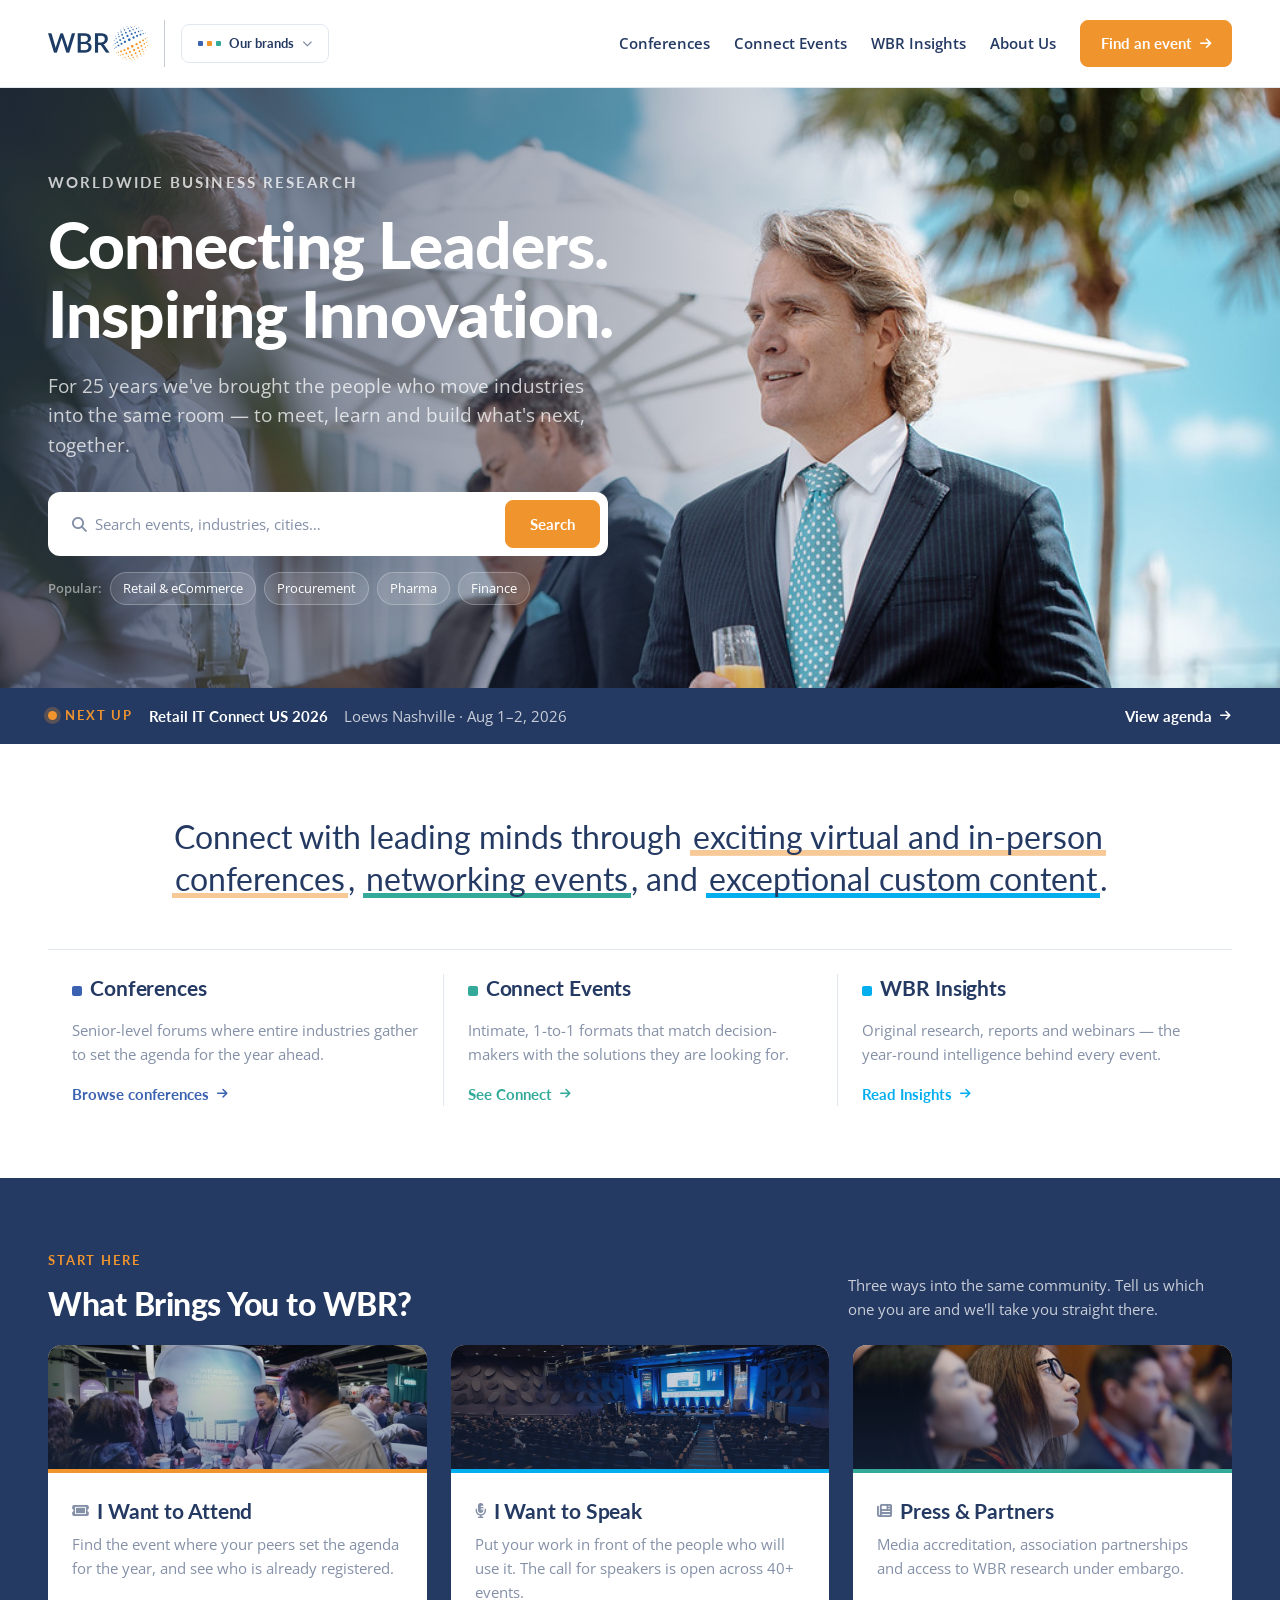
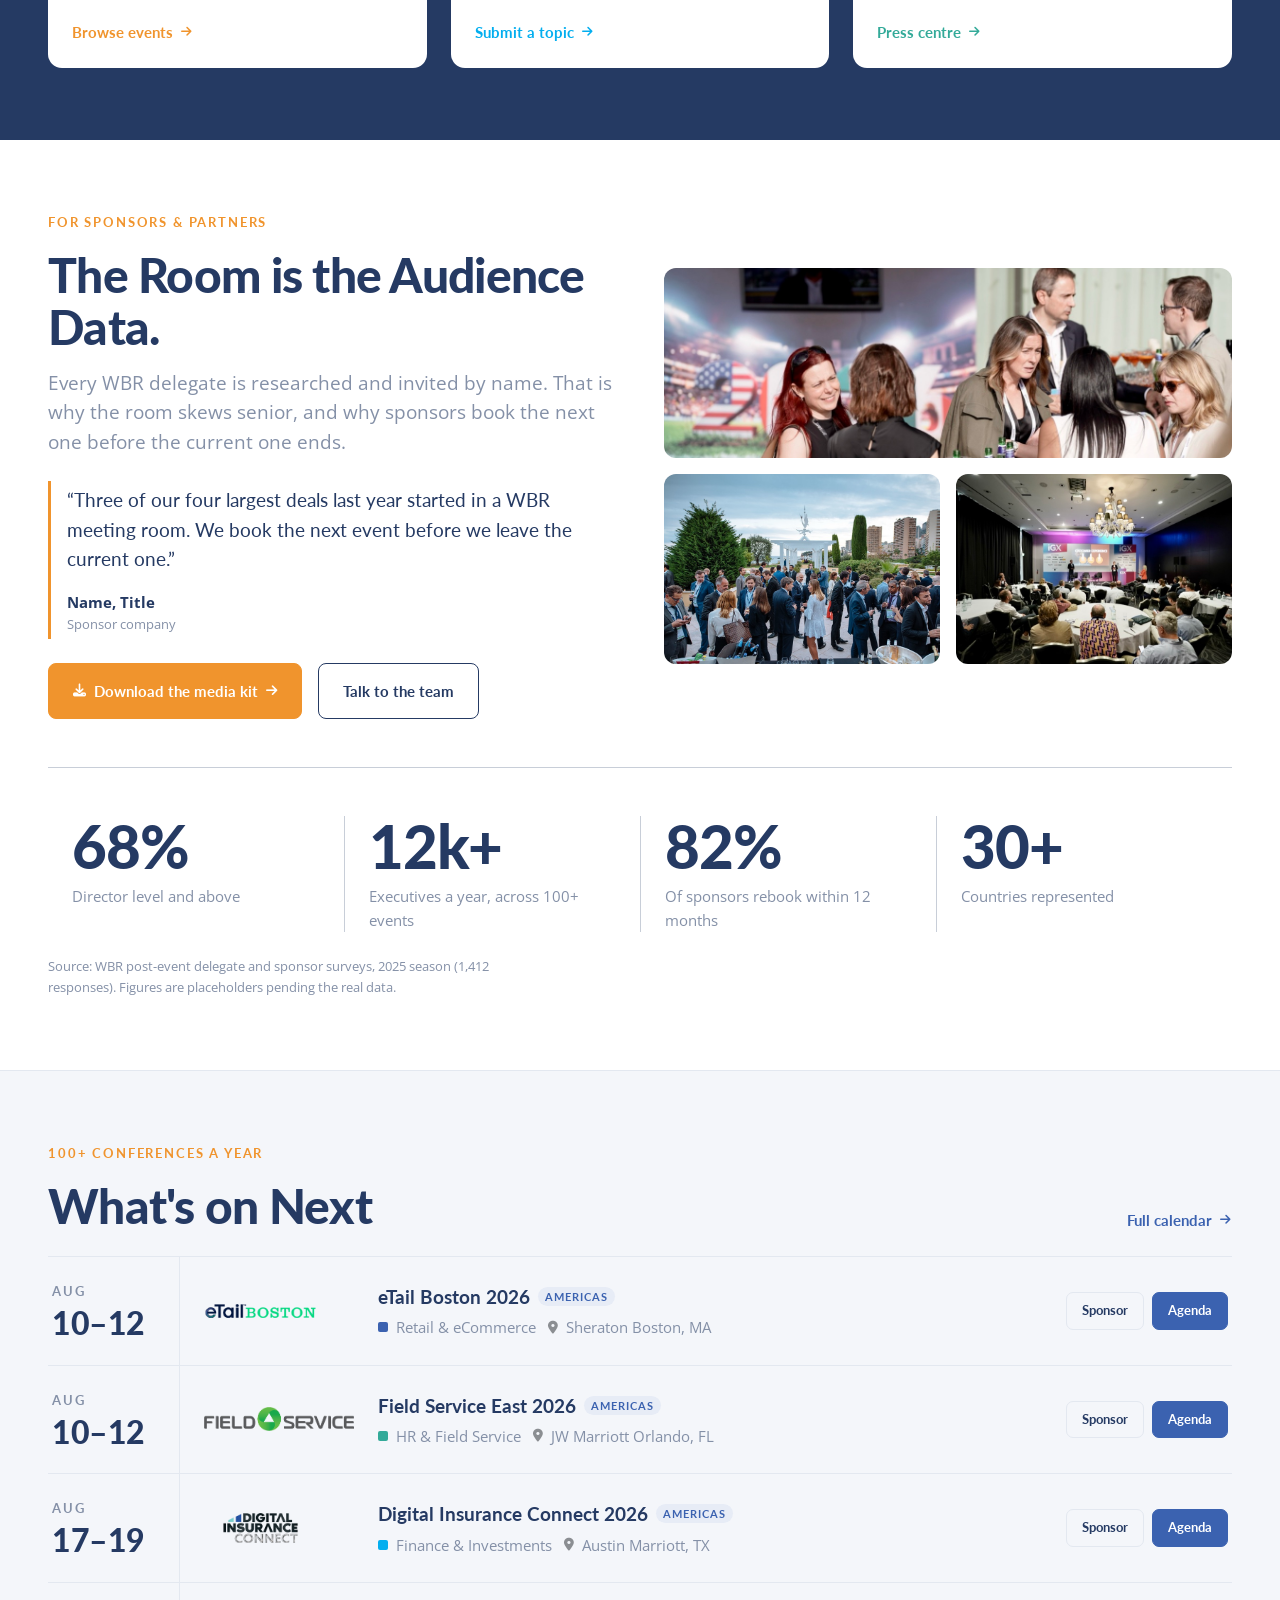
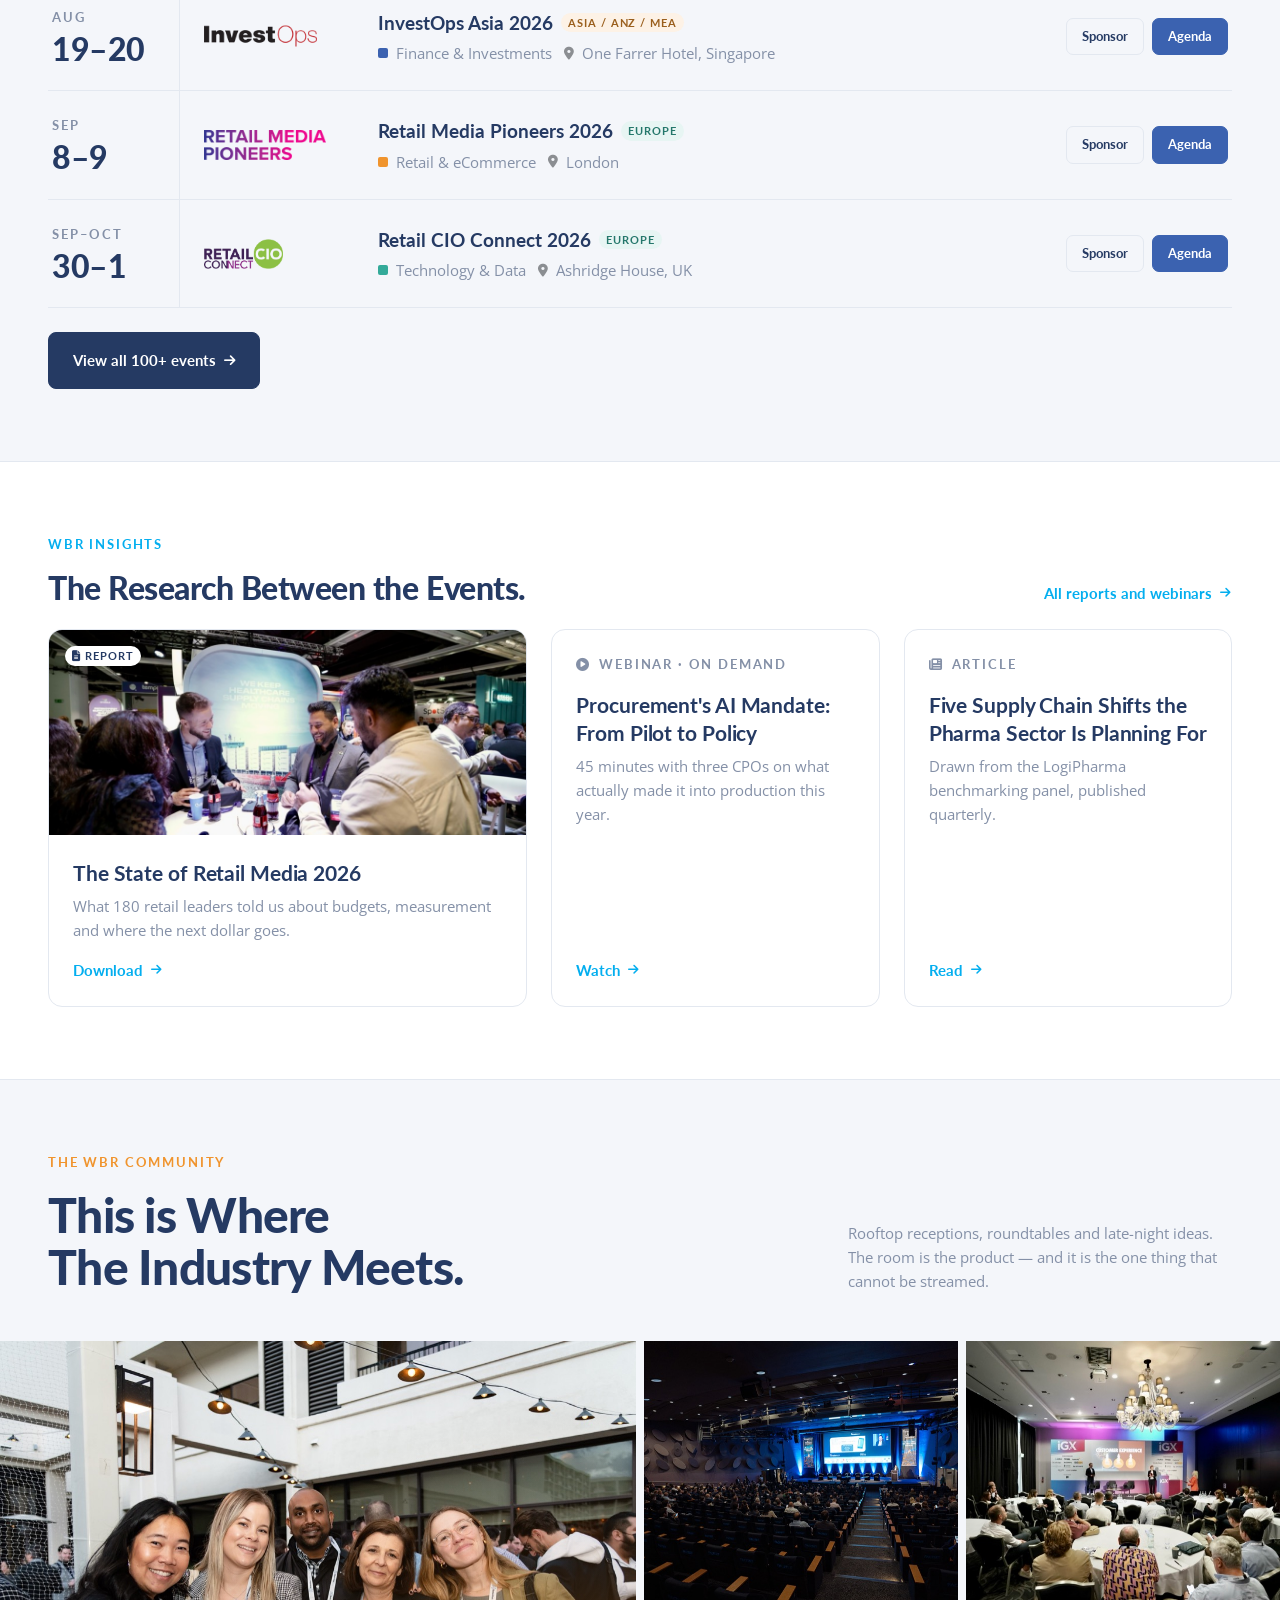
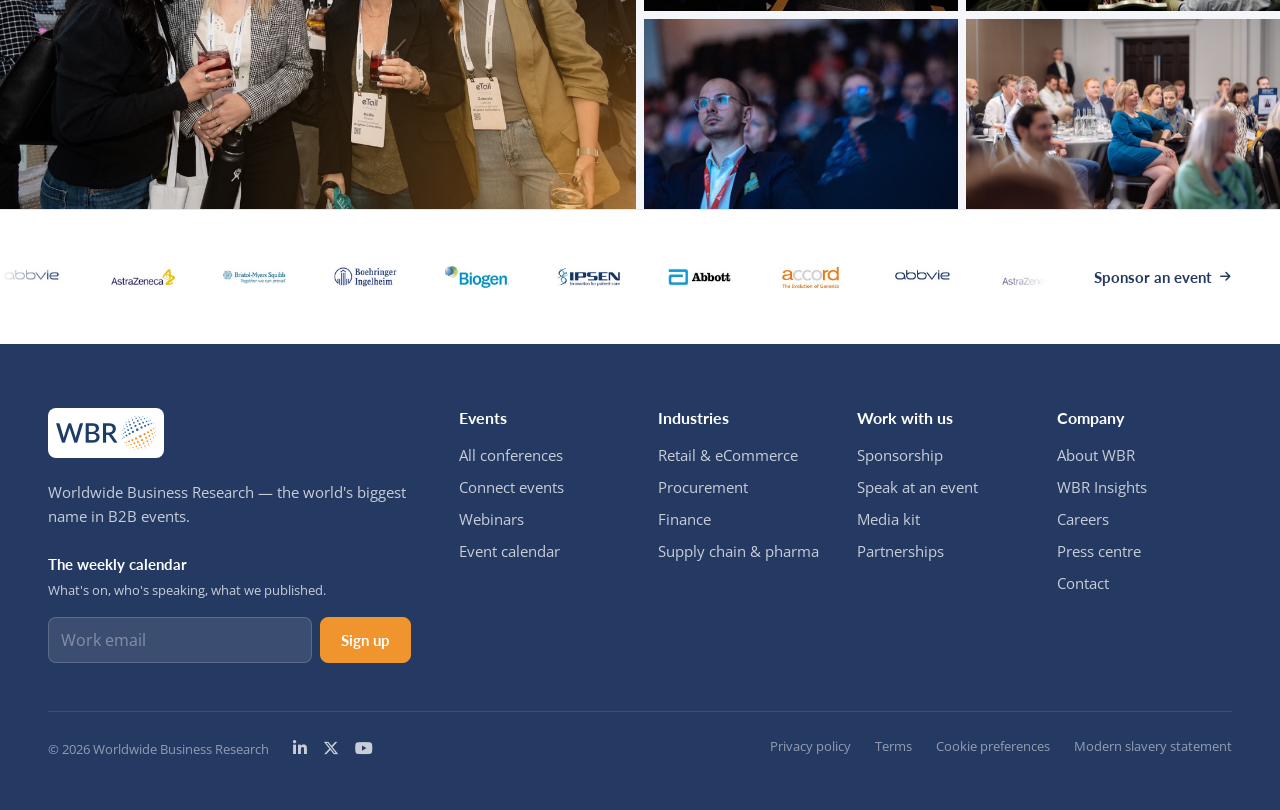
<file: index.html>
<!DOCTYPE html>
<html lang="en">
<head>
  <meta charset="utf-8">
  <meta name="viewport" content="width=device-width, initial-scale=1">
  <title>WBR | Worldwide Business Research</title>
  <link rel="stylesheet" href="https://cdn.jsdelivr.net/npm/bootstrap@5.3.8/dist/css/bootstrap.min.css">
  <link rel="preconnect" href="https://fonts.googleapis.com">
  <link rel="preconnect" href="https://fonts.gstatic.com" crossorigin>
  <link rel="stylesheet" href="https://fonts.googleapis.com/css2?family=Lato:wght@400;700;900&family=Open+Sans:wght@400;500;600;700&display=swap">
  <link rel="stylesheet" href="https://cdnjs.cloudflare.com/ajax/libs/font-awesome/6.5.2/css/all.min.css">
  <link rel="stylesheet" href="css/base.css">
  <link rel="stylesheet" href="css/style.css">
</head>
<body class="front-page">

<a class="visually-hidden-focusable btn btn-wbr-primary position-absolute top-0 start-0 m-2 z-3" href="#wbr-content">Skip to main content</a>

<header id="wbr-header" class="position-relative bg-white border-bottom">
  <nav id="wbr-nav" class="navbar navbar-expand-lg wbr-nav" aria-label="Main">
    <div class="container-fluid px-3 px-md-4 px-xl-5">
      <div class="hstack gap-3">
        <a class="navbar-brand p-0 m-0" href="/">
          <img src="img/wbr-logo.jpg" alt="WBR" class="wbr-nav-logo d-block">
        </a>
        <span class="vr d-none d-sm-block"></span>
        <button class="wbr-brands-toggle d-none d-sm-inline-flex align-items-center gap-2 py-2 px-3 rounded-2 fw-bold text-dark" type="button" data-bs-toggle="collapse" data-bs-target="#wbr-brands-panel" aria-expanded="false" aria-controls="wbr-brands-panel">
          <span class="wbr-brands-toggle-dots hstack gap-1" aria-hidden="true"><span class="bg-wbr-blue"></span><span class="bg-wbr-orange"></span><span class="bg-wbr-green"></span></span>
          Our brands
          <i class="fa-solid fa-chevron-down" aria-hidden="true"></i>
        </button>
      </div>

      <div class="d-flex d-lg-none align-items-center gap-2">
        <a class="btn btn-wbr-primary wbr-nav-cta-mobile" href="/conferences">Find an event <i class="fa-solid fa-arrow-right d-none d-sm-inline" aria-hidden="true"></i></a>
        <button class="navbar-toggler p-0 border-0 text-dark" type="button" data-bs-toggle="offcanvas" data-bs-target="#wbr-nav-menu" aria-controls="wbr-nav-menu" aria-label="Open menu">
          <i class="fa-solid fa-bars" aria-hidden="true"></i>
        </button>
      </div>

      <div id="wbr-nav-menu" class="offcanvas offcanvas-end" tabindex="-1" aria-labelledby="wbr-nav-menu-label">
        <div class="offcanvas-header border-bottom">
          <img id="wbr-nav-menu-label" src="img/wbr-logo.jpg" alt="WBR" class="wbr-nav-logo">
          <button type="button" class="btn-close" data-bs-dismiss="offcanvas" aria-label="Close menu"></button>
        </div>
        <div class="offcanvas-body ms-lg-auto align-items-lg-center gap-lg-4">
          <ul class="navbar-nav gap-lg-4">
            <li class="nav-item"><a class="nav-link fw-semibold" href="/conferences">Conferences</a></li>
            <li class="nav-item"><a class="nav-link fw-semibold" href="#">Connect Events</a></li>
            <li class="nav-item"><a class="nav-link fw-semibold" href="#">WBR Insights</a></li>
            <li class="nav-item"><a class="nav-link fw-semibold" href="#">About Us</a></li>
          </ul>

          <div class="accordion d-sm-none" id="wbr-nav-brands-accordion">
            <div class="accordion-item">
              <h2 class="accordion-header">
                <button class="accordion-button collapsed fw-semibold" type="button" data-bs-toggle="collapse" data-bs-target="#wbr-nav-brands" aria-expanded="false" aria-controls="wbr-nav-brands">Our brands</button>
              </h2>
              <div id="wbr-nav-brands" class="accordion-collapse collapse" data-bs-parent="#wbr-nav-brands-accordion">
                <div class="accordion-body">
                  <a class="wbr-nav-brand-link hstack gap-3 py-2 text-body-secondary small" href="#"><img src="img/brands/etail.svg" alt="eTail" class="object-fit-contain">Retail and eCommerce</a>
                  <a class="wbr-nav-brand-link hstack gap-3 py-2 text-body-secondary small" href="#"><img src="img/brands/logipharma.svg" alt="LogiPharma" class="object-fit-contain">Pharma supply chain</a>
                  <a class="wbr-nav-brand-link hstack gap-3 py-2 text-body-secondary small" href="#"><img src="img/brands/procurecon.svg" alt="ProcureCon" class="object-fit-contain">Procurement and sourcing</a>
                  <a class="icon-link icon-link-hover wbr-arrow-link py-2" href="#">See all brands <i class="fa-solid fa-arrow-right bi" aria-hidden="true"></i></a>
                </div>
              </div>
            </div>
          </div>

          <a class="btn btn-wbr-primary d-none d-lg-inline-flex" href="/conferences">Find an event <i class="fa-solid fa-arrow-right" aria-hidden="true"></i></a>
        </div>
      </div>
    </div>
  </nav>

  <div id="wbr-brands-panel" class="wbr-brands-panel collapse position-absolute top-100 start-0 end-0 z-3 bg-light border-bottom shadow-lg">
    <div class="container-fluid px-3 px-md-4 px-xl-5">
      <div class="d-flex align-items-end justify-content-between mb-4">
        <div>
          <div class="wbr-eyebrow small">The WBR family</div>
          <div class="wbr-heading-font wbr-type-h3 fw-black mt-2">40+ event brands, one research house.</div>
        </div>
        <a class="icon-link icon-link-hover wbr-arrow-link" href="#">See all brands <i class="fa-solid fa-arrow-right bi" aria-hidden="true"></i></a>
      </div>
      <div class="row row-cols-2 row-cols-lg-4 g-3">
        <div class="col">
          <a class="wbr-brand-card d-flex flex-column gap-3 h-100 p-4 bg-white border rounded-3" href="#">
            <div class="wbr-brand-card-logo hstack"><img src="img/brands/etail.svg" alt="eTail" class="object-fit-contain"></div>
            <div class="wbr-brand-card-color-bar bg-wbr-orange"></div>
            <div class="small text-body-secondary">Retail and eCommerce leaders, since 1999.</div>
            <div class="wbr-eyebrow small text-dark">8 events</div>
          </a>
        </div>
        <div class="col">
          <a class="wbr-brand-card d-flex flex-column gap-3 h-100 p-4 bg-white border rounded-3" href="#">
            <div class="wbr-brand-card-logo hstack"><img src="img/brands/logipharma.svg" alt="LogiPharma" class="object-fit-contain"></div>
            <div class="wbr-brand-card-color-bar bg-wbr-blue"></div>
            <div class="small text-body-secondary">Pharma supply chain, end to end.</div>
            <div class="wbr-eyebrow small text-dark">5 events</div>
          </a>
        </div>
        <div class="col">
          <a class="wbr-brand-card d-flex flex-column gap-3 h-100 p-4 bg-white border rounded-3" href="#">
            <div class="wbr-brand-card-logo hstack"><img src="img/brands/procurecon.svg" alt="ProcureCon" class="object-fit-contain"></div>
            <div class="wbr-brand-card-color-bar bg-wbr-green"></div>
            <div class="small text-body-secondary">Procurement and strategic sourcing.</div>
            <div class="wbr-eyebrow small text-dark">11 events</div>
          </a>
        </div>
        <div class="col">
          <a class="wbr-brand-card wbr-brand-card-more d-flex flex-column justify-content-center gap-2 h-100 p-4 rounded-3" href="#">
            <div class="wbr-heading-font wbr-type-h3 fw-black">+37 more</div>
            <div class="small text-body-secondary">Finance, customer experience, HR, field service and technology.</div>
            <div class="small fw-bold text-wbr-blue">Browse the portfolio <i class="fa-solid fa-arrow-right ms-1" aria-hidden="true"></i></div>
          </a>
        </div>
      </div>
    </div>
  </div>
</header>

<main id="wbr-content">

  <section id="wbr-hero" class="wbr-hero position-relative d-flex flex-column justify-content-end justify-content-lg-center overflow-hidden">
    <img src="img/photos/hero-home.jpg" alt="" class="wbr-hero-image position-absolute top-0 start-0 w-100 h-100 object-fit-cover">
    <div class="wbr-hero-overlay position-absolute top-0 start-0 w-100 h-100"></div>
    <div class="container-fluid px-3 px-md-4 px-xl-5 position-relative">
      <div class="wbr-hero-content">
        <div class="wbr-eyebrow text-white text-opacity-75">Worldwide Business Research</div>
        <h1 class="wbr-type-hero text-white mt-3 mb-0">Connecting Leaders.<br>Inspiring Innovation.</h1>
        <p class="wbr-type-lead wbr-hero-text text-white text-opacity-75 mt-4 mb-0">For 25 years we've brought the people who move industries into the same room — to meet, learn and build what's next, together.</p>

        <form class="wbr-hero-search hstack gap-2 p-2 bg-white rounded-3 shadow-lg" action="/conferences" method="get" role="search">
          <label for="wbr-hero-search-input" class="visually-hidden">Search events, industries, cities</label>
          <i class="fa-solid fa-magnifying-glass ps-2 ps-sm-3 text-body-secondary" aria-hidden="true"></i>
          <input id="wbr-hero-search-input" class="wbr-hero-search-input flex-grow-1 border-0 bg-transparent text-body" type="search" name="q" placeholder="Search events, industries, cities…" autocomplete="off">
          <button class="btn btn-wbr-primary align-self-stretch py-0 px-3 px-sm-4" type="submit">Search</button>
        </form>

        <div class="wbr-hero-popular d-flex flex-md-wrap align-items-center gap-2 mt-3">
          <span class="small fw-semibold text-white-50 flex-shrink-0">Popular:</span>
          <a class="wbr-hero-chip small text-white text-nowrap flex-shrink-0 bg-white bg-opacity-10 border border-white border-opacity-25 rounded-pill" href="/conferences?q=retail">Retail &amp; eCommerce</a>
          <a class="wbr-hero-chip small text-white text-nowrap flex-shrink-0 bg-white bg-opacity-10 border border-white border-opacity-25 rounded-pill" href="/conferences?q=procurement">Procurement</a>
          <a class="wbr-hero-chip small text-white text-nowrap flex-shrink-0 bg-white bg-opacity-10 border border-white border-opacity-25 rounded-pill" href="/conferences?q=pharma">Pharma</a>
          <a class="wbr-hero-chip small text-white text-nowrap flex-shrink-0 bg-white bg-opacity-10 border border-white border-opacity-25 rounded-pill" href="/conferences?q=finance">Finance</a>
        </div>
      </div>
    </div>
  </section>

  <section id="wbr-next-up" class="bg-dark text-white">
    <div class="container-fluid px-3 px-md-4 px-xl-5 d-flex flex-column flex-md-row align-items-md-center gap-1 gap-md-3 py-3">
      <div class="d-flex flex-wrap align-items-center column-gap-3">
        <span class="wbr-eyebrow small hstack gap-2"><span class="wbr-pulse-dot rounded-circle bg-wbr-orange"></span>Next up</span>
        <span class="wbr-heading-font fw-bold text-white">Retail IT Connect US 2026</span>
      </div>
      <div class="hstack gap-3 flex-grow-1">
        <span class="text-white text-opacity-75">Loews Nashville · Aug 1–2, 2026</span>
        <a class="icon-link icon-link-hover wbr-arrow-link ms-auto flex-shrink-0" href="#">View agenda <i class="fa-solid fa-arrow-right bi" aria-hidden="true"></i></a>
      </div>
    </div>
  </section>

  <section id="wbr-intro" class="py-5">
    <div class="container-xxl px-3 px-md-4 px-xl-5 py-lg-4">
      <p class="wbr-intro-text wbr-heading-font text-center mx-auto mb-0">Connect with leading minds through <span class="wbr-highlight wbr-highlight-orange">exciting virtual and in-person conferences</span>, <span class="wbr-highlight wbr-highlight-green">networking events</span>, and <span class="wbr-highlight wbr-highlight-cyan">exceptional custom content</span>.</p>

      <div class="row g-0 border-top mt-5 pt-md-4">
        <div class="wbr-business-line col-12 col-md-4 py-4 py-md-0 px-md-3 px-lg-4">
          <div class="d-flex align-items-baseline gap-2"><span class="wbr-color-square bg-wbr-blue"></span><h2 class="wbr-type-h3 mb-0">Conferences</h2></div>
          <p class="text-body-secondary mt-3 mb-0">Senior-level forums where entire industries gather to set the agenda for the year ahead.</p>
          <a class="icon-link icon-link-hover wbr-arrow-link mt-3" href="/conferences">Browse conferences <i class="fa-solid fa-arrow-right bi" aria-hidden="true"></i></a>
        </div>
        <div class="wbr-business-line col-12 col-md-4 py-4 py-md-0 px-md-3 px-lg-4">
          <div class="d-flex align-items-baseline gap-2"><span class="wbr-color-square bg-wbr-green"></span><h2 class="wbr-type-h3 mb-0">Connect Events</h2></div>
          <p class="text-body-secondary mt-3 mb-0">Intimate, 1-to-1 formats that match decision-makers with the solutions they are looking for.</p>
          <a class="icon-link icon-link-hover wbr-arrow-link link-wbr-green mt-3" href="#">See Connect <i class="fa-solid fa-arrow-right bi" aria-hidden="true"></i></a>
        </div>
        <div class="wbr-business-line col-12 col-md-4 py-4 py-md-0 px-md-3 px-lg-4">
          <div class="d-flex align-items-baseline gap-2"><span class="wbr-color-square bg-wbr-cyan"></span><h2 class="wbr-type-h3 mb-0">WBR Insights</h2></div>
          <p class="text-body-secondary mt-3 mb-0">Original research, reports and webinars — the year-round intelligence behind every event.</p>
          <a class="icon-link icon-link-hover wbr-arrow-link link-wbr-cyan mt-3" href="#">Read Insights <i class="fa-solid fa-arrow-right bi" aria-hidden="true"></i></a>
        </div>
      </div>
    </div>
  </section>

  <section id="wbr-what-brings" class="bg-dark py-5">
    <div class="container-xxl px-3 px-md-4 px-xl-5 py-lg-4">
      <div class="row g-3 align-items-lg-end mb-4">
        <div class="col-lg-8">
          <div class="wbr-eyebrow small">Start here</div>
          <h2 class="wbr-type-h2 text-white mt-3 mb-0">What Brings You to WBR?</h2>
        </div>
        <div class="col-lg-4">
          <p class="text-white text-opacity-75 mb-0">Three ways into the same community. Tell us which one you are and we'll take you straight there.</p>
        </div>
      </div>

      <div class="row row-cols-1 row-cols-md-2 row-cols-lg-3 g-4">
        <div class="col">
          <div class="wbr-card-lift card h-100 border-0 rounded-4 overflow-hidden">
            <div class="wbr-role-card-photo position-relative">
              <img src="img/photos/role-attend.jpg" alt="" class="w-100 h-100 object-fit-cover">
              <div class="wbr-role-card-overlay position-absolute top-0 start-0 w-100 h-100"></div>
              <div class="wbr-role-card-color-bar position-absolute bottom-0 start-0 w-100 bg-wbr-orange"></div>
            </div>
            <div class="card-body d-flex flex-column p-4">
              <div class="hstack gap-2"><i class="fa-solid fa-ticket text-body-secondary" aria-hidden="true"></i><h3 class="wbr-type-h3 mb-0">I Want to Attend</h3></div>
              <p class="text-body-secondary mt-2 mb-0">Find the event where your peers set the agenda for the year, and see who is already registered.</p>
              <a class="icon-link icon-link-hover wbr-arrow-link link-wbr-orange stretched-link align-self-start mt-auto pt-3" href="/conferences">Browse events <i class="fa-solid fa-arrow-right bi" aria-hidden="true"></i></a>
            </div>
          </div>
        </div>
        <div class="col">
          <div class="wbr-card-lift card h-100 border-0 rounded-4 overflow-hidden">
            <div class="wbr-role-card-photo position-relative">
              <img src="img/photos/role-speak.jpg" alt="" class="w-100 h-100 object-fit-cover">
              <div class="wbr-role-card-overlay position-absolute top-0 start-0 w-100 h-100"></div>
              <div class="wbr-role-card-color-bar position-absolute bottom-0 start-0 w-100 bg-wbr-cyan"></div>
            </div>
            <div class="card-body d-flex flex-column p-4">
              <div class="hstack gap-2"><i class="fa-solid fa-microphone-lines text-body-secondary" aria-hidden="true"></i><h3 class="wbr-type-h3 mb-0">I Want to Speak</h3></div>
              <p class="text-body-secondary mt-2 mb-0">Put your work in front of the people who will use it. The call for speakers is open across 40+ events.</p>
              <a class="icon-link icon-link-hover wbr-arrow-link link-wbr-cyan stretched-link align-self-start mt-auto pt-3" href="#">Submit a topic <i class="fa-solid fa-arrow-right bi" aria-hidden="true"></i></a>
            </div>
          </div>
        </div>
        <div class="col">
          <div class="wbr-card-lift card h-100 border-0 rounded-4 overflow-hidden">
            <div class="wbr-role-card-photo position-relative">
              <img src="img/photos/role-press.jpg" alt="" class="w-100 h-100 object-fit-cover">
              <div class="wbr-role-card-overlay position-absolute top-0 start-0 w-100 h-100"></div>
              <div class="wbr-role-card-color-bar position-absolute bottom-0 start-0 w-100 bg-wbr-green"></div>
            </div>
            <div class="card-body d-flex flex-column p-4">
              <div class="hstack gap-2"><i class="fa-solid fa-newspaper text-body-secondary" aria-hidden="true"></i><h3 class="wbr-type-h3 mb-0">Press &amp; Partners</h3></div>
              <p class="text-body-secondary mt-2 mb-0">Media accreditation, association partnerships and access to WBR research under embargo.</p>
              <a class="icon-link icon-link-hover wbr-arrow-link link-wbr-green stretched-link align-self-start mt-auto pt-3" href="#">Press centre <i class="fa-solid fa-arrow-right bi" aria-hidden="true"></i></a>
            </div>
          </div>
        </div>
      </div>
    </div>
  </section>

  <section id="wbr-sponsor-proof" class="py-5">
    <div class="container-xxl px-3 px-md-4 px-xl-5 py-lg-4">
      <div class="row g-4 g-md-5 align-items-center">
        <div class="col-lg-6">
          <div class="wbr-eyebrow small">For sponsors &amp; partners</div>
          <h2 class="wbr-type-h2xl mt-3 mb-0">The Room is the Audience Data.</h2>
          <p class="wbr-type-lead text-body-secondary mt-3 mb-0">Every WBR delegate is researched and invited by name. That is why the room skews senior, and why sponsors book the next one before the current one ends.</p>

          <figure class="border-start border-3 border-primary ps-3 py-1 mt-4 mb-0">
            <blockquote class="mb-0">
              <p class="wbr-type-lead wbr-heading-font mb-0">“Three of our four largest deals last year started in a WBR meeting room. We book the next event before we leave the current one.”</p>
            </blockquote>
            <figcaption class="mt-3">
              <div class="fw-bold text-dark">Name, Title</div>
              <div class="small text-body-secondary">Sponsor company</div>
            </figcaption>
          </figure>

          <div class="d-flex flex-wrap gap-3 mt-4">
            <a class="btn btn-wbr-primary py-3 px-4" href="#"><i class="fa-solid fa-download" aria-hidden="true"></i>Download the media kit<i class="fa-solid fa-arrow-right" aria-hidden="true"></i></a>
            <a class="btn btn-wbr-outline py-3 px-4" href="#">Talk to the team</a>
          </div>
        </div>

        <div class="col-lg-6">
          <div class="row g-3">
            <div class="col-12"><img src="img/photos/sponsor-networking.jpg" alt="" class="wbr-sponsor-photo w-100 object-fit-cover rounded-3"></div>
            <div class="col-6"><img src="img/photos/sponsor-terrace.jpg" alt="" class="wbr-sponsor-photo w-100 object-fit-cover rounded-3"></div>
            <div class="col-6"><img src="img/photos/sponsor-session.jpg" alt="" class="wbr-sponsor-photo w-100 object-fit-cover rounded-3"></div>
          </div>
        </div>
      </div>

      <div class="wbr-stats mt-5 pt-5">
        <div class="row row-cols-2 row-cols-lg-4 g-4 g-lg-0">
          <div class="wbr-stat col px-lg-4">
            <div class="wbr-type-stat wbr-heading-font">68%</div>
            <div class="text-body-secondary mt-2">Director level and above</div>
          </div>
          <div class="wbr-stat col px-lg-4">
            <div class="wbr-type-stat wbr-heading-font">12k+</div>
            <div class="text-body-secondary mt-2">Executives a year, across 100+ events</div>
          </div>
          <div class="wbr-stat col px-lg-4">
            <div class="wbr-type-stat wbr-heading-font">82%</div>
            <div class="text-body-secondary mt-2">Of sponsors rebook within 12 months</div>
          </div>
          <div class="wbr-stat col px-lg-4">
            <div class="wbr-type-stat wbr-heading-font">30+</div>
            <div class="text-body-secondary mt-2">Countries represented</div>
          </div>
        </div>
      </div>
      <p class="small text-body-secondary mt-4 mb-0">Source: WBR post-event delegate and sponsor surveys, 2025 season (1,412 responses). Figures are placeholders pending the real data.</p>
    </div>
  </section>

  <section id="wbr-whats-next" class="bg-light border-top py-5">
    <div class="container-xxl px-3 px-md-4 px-xl-5 py-lg-4">
      <div class="d-flex flex-wrap justify-content-between align-items-end gap-3 mb-4">
        <div>
          <div class="wbr-eyebrow small">100+ conferences a year</div>
          <h2 class="wbr-type-h2xl mt-3 mb-0">What's on Next</h2>
        </div>
        <a class="icon-link icon-link-hover wbr-arrow-link" href="/conferences">Full calendar <i class="fa-solid fa-arrow-right bi" aria-hidden="true"></i></a>
      </div>

      <div class="border-top">
        <div class="wbr-event-row row g-0 position-relative border-bottom">
          <div class="wbr-event-row-date col-auto d-flex flex-column justify-content-center border-end py-3 py-md-4 pe-2 pe-md-4 ps-md-1">
            <div class="wbr-eyebrow small text-body-secondary">Aug</div>
            <div class="wbr-event-row-day wbr-type-h2 wbr-heading-font text-nowrap mt-1">10–12</div>
          </div>
          <div class="col d-flex align-items-center gap-4 py-3 px-3 px-md-4">
            <div class="wbr-event-row-logo d-none d-md-flex align-items-center flex-shrink-0"><img src="img/events/etail-boston.png" alt="" class="mw-100 object-fit-contain"></div>
            <div>
              <div class="d-flex flex-wrap align-items-center gap-2">
                <a class="wbr-type-lead wbr-heading-font fw-bold stretched-link" href="#">eTail Boston 2026</a>
                <span class="wbr-tag wbr-region-americas badge rounded-pill text-uppercase">Americas</span>
              </div>
              <div class="d-flex flex-wrap align-items-center column-gap-2 text-body-secondary mt-1">
                <span class="wbr-color-square bg-wbr-blue"></span>Retail &amp; eCommerce
                <span class="hstack gap-2 ms-1"><i class="fa-solid fa-location-dot small text-body-tertiary" aria-hidden="true"></i>Sheraton Boston, MA</span>
              </div>
            </div>
          </div>
          <div class="wbr-event-row-actions col-12 col-md-auto hstack gap-2 position-relative z-2 pb-3 py-md-3 pe-md-1">
            <a class="btn btn-sm btn-wbr-outline-light" href="#">Sponsor</a>
            <a class="btn btn-sm btn-wbr-blue" href="#">Agenda</a>
          </div>
        </div>
        <div class="wbr-event-row row g-0 position-relative border-bottom">
          <div class="wbr-event-row-date col-auto d-flex flex-column justify-content-center border-end py-3 py-md-4 pe-2 pe-md-4 ps-md-1">
            <div class="wbr-eyebrow small text-body-secondary">Aug</div>
            <div class="wbr-event-row-day wbr-type-h2 wbr-heading-font text-nowrap mt-1">10–12</div>
          </div>
          <div class="col d-flex align-items-center gap-4 py-3 px-3 px-md-4">
            <div class="wbr-event-row-logo d-none d-md-flex align-items-center flex-shrink-0"><img src="img/events/field-service-east.png" alt="" class="mw-100 object-fit-contain"></div>
            <div>
              <div class="d-flex flex-wrap align-items-center gap-2">
                <a class="wbr-type-lead wbr-heading-font fw-bold stretched-link" href="#">Field Service East 2026</a>
                <span class="wbr-tag wbr-region-americas badge rounded-pill text-uppercase">Americas</span>
              </div>
              <div class="d-flex flex-wrap align-items-center column-gap-2 text-body-secondary mt-1">
                <span class="wbr-color-square bg-wbr-green"></span>HR &amp; Field Service
                <span class="hstack gap-2 ms-1"><i class="fa-solid fa-location-dot small text-body-tertiary" aria-hidden="true"></i>JW Marriott Orlando, FL</span>
              </div>
            </div>
          </div>
          <div class="wbr-event-row-actions col-12 col-md-auto hstack gap-2 position-relative z-2 pb-3 py-md-3 pe-md-1">
            <a class="btn btn-sm btn-wbr-outline-light" href="#">Sponsor</a>
            <a class="btn btn-sm btn-wbr-blue" href="#">Agenda</a>
          </div>
        </div>
        <div class="wbr-event-row row g-0 position-relative border-bottom">
          <div class="wbr-event-row-date col-auto d-flex flex-column justify-content-center border-end py-3 py-md-4 pe-2 pe-md-4 ps-md-1">
            <div class="wbr-eyebrow small text-body-secondary">Aug</div>
            <div class="wbr-event-row-day wbr-type-h2 wbr-heading-font text-nowrap mt-1">17–19</div>
          </div>
          <div class="col d-flex align-items-center gap-4 py-3 px-3 px-md-4">
            <div class="wbr-event-row-logo d-none d-md-flex align-items-center flex-shrink-0"><img src="img/events/digital-insurance-connect.png" alt="" class="mw-100 object-fit-contain"></div>
            <div>
              <div class="d-flex flex-wrap align-items-center gap-2">
                <a class="wbr-type-lead wbr-heading-font fw-bold stretched-link" href="#">Digital Insurance Connect 2026</a>
                <span class="wbr-tag wbr-region-americas badge rounded-pill text-uppercase">Americas</span>
              </div>
              <div class="d-flex flex-wrap align-items-center column-gap-2 text-body-secondary mt-1">
                <span class="wbr-color-square bg-wbr-cyan"></span>Finance &amp; Investments
                <span class="hstack gap-2 ms-1"><i class="fa-solid fa-location-dot small text-body-tertiary" aria-hidden="true"></i>Austin Marriott, TX</span>
              </div>
            </div>
          </div>
          <div class="wbr-event-row-actions col-12 col-md-auto hstack gap-2 position-relative z-2 pb-3 py-md-3 pe-md-1">
            <a class="btn btn-sm btn-wbr-outline-light" href="#">Sponsor</a>
            <a class="btn btn-sm btn-wbr-blue" href="#">Agenda</a>
          </div>
        </div>
        <div class="wbr-event-row row g-0 position-relative border-bottom">
          <div class="wbr-event-row-date col-auto d-flex flex-column justify-content-center border-end py-3 py-md-4 pe-2 pe-md-4 ps-md-1">
            <div class="wbr-eyebrow small text-body-secondary">Aug</div>
            <div class="wbr-event-row-day wbr-type-h2 wbr-heading-font text-nowrap mt-1">19–20</div>
          </div>
          <div class="col d-flex align-items-center gap-4 py-3 px-3 px-md-4">
            <div class="wbr-event-row-logo d-none d-md-flex align-items-center flex-shrink-0"><img src="img/events/investops-asia.png" alt="" class="mw-100 object-fit-contain"></div>
            <div>
              <div class="d-flex flex-wrap align-items-center gap-2">
                <a class="wbr-type-lead wbr-heading-font fw-bold stretched-link" href="#">InvestOps Asia 2026</a>
                <span class="wbr-tag wbr-region-asia badge rounded-pill text-uppercase">Asia / ANZ / MEA</span>
              </div>
              <div class="d-flex flex-wrap align-items-center column-gap-2 text-body-secondary mt-1">
                <span class="wbr-color-square bg-wbr-blue"></span>Finance &amp; Investments
                <span class="hstack gap-2 ms-1"><i class="fa-solid fa-location-dot small text-body-tertiary" aria-hidden="true"></i>One Farrer Hotel, Singapore</span>
              </div>
            </div>
          </div>
          <div class="wbr-event-row-actions col-12 col-md-auto hstack gap-2 position-relative z-2 pb-3 py-md-3 pe-md-1">
            <a class="btn btn-sm btn-wbr-outline-light" href="#">Sponsor</a>
            <a class="btn btn-sm btn-wbr-blue" href="#">Agenda</a>
          </div>
        </div>
        <div class="wbr-event-row row g-0 position-relative border-bottom">
          <div class="wbr-event-row-date col-auto d-flex flex-column justify-content-center border-end py-3 py-md-4 pe-2 pe-md-4 ps-md-1">
            <div class="wbr-eyebrow small text-body-secondary">Sep</div>
            <div class="wbr-event-row-day wbr-type-h2 wbr-heading-font text-nowrap mt-1">8–9</div>
          </div>
          <div class="col d-flex align-items-center gap-4 py-3 px-3 px-md-4">
            <div class="wbr-event-row-logo d-none d-md-flex align-items-center flex-shrink-0"><img src="img/events/retail-media-pioneers.png" alt="" class="mw-100 object-fit-contain"></div>
            <div>
              <div class="d-flex flex-wrap align-items-center gap-2">
                <a class="wbr-type-lead wbr-heading-font fw-bold stretched-link" href="#">Retail Media Pioneers 2026</a>
                <span class="wbr-tag wbr-region-europe badge rounded-pill text-uppercase">Europe</span>
              </div>
              <div class="d-flex flex-wrap align-items-center column-gap-2 text-body-secondary mt-1">
                <span class="wbr-color-square bg-wbr-orange"></span>Retail &amp; eCommerce
                <span class="hstack gap-2 ms-1"><i class="fa-solid fa-location-dot small text-body-tertiary" aria-hidden="true"></i>London</span>
              </div>
            </div>
          </div>
          <div class="wbr-event-row-actions col-12 col-md-auto hstack gap-2 position-relative z-2 pb-3 py-md-3 pe-md-1">
            <a class="btn btn-sm btn-wbr-outline-light" href="#">Sponsor</a>
            <a class="btn btn-sm btn-wbr-blue" href="#">Agenda</a>
          </div>
        </div>
        <div class="wbr-event-row row g-0 position-relative border-bottom">
          <div class="wbr-event-row-date col-auto d-flex flex-column justify-content-center border-end py-3 py-md-4 pe-2 pe-md-4 ps-md-1">
            <div class="wbr-eyebrow small text-body-secondary">Sep–Oct</div>
            <div class="wbr-event-row-day wbr-type-h2 wbr-heading-font text-nowrap mt-1">30–1</div>
          </div>
          <div class="col d-flex align-items-center gap-4 py-3 px-3 px-md-4">
            <div class="wbr-event-row-logo d-none d-md-flex align-items-center flex-shrink-0"><img src="img/events/retail-cio-connect.png" alt="" class="mw-100 object-fit-contain"></div>
            <div>
              <div class="d-flex flex-wrap align-items-center gap-2">
                <a class="wbr-type-lead wbr-heading-font fw-bold stretched-link" href="#">Retail CIO Connect 2026</a>
                <span class="wbr-tag wbr-region-europe badge rounded-pill text-uppercase">Europe</span>
              </div>
              <div class="d-flex flex-wrap align-items-center column-gap-2 text-body-secondary mt-1">
                <span class="wbr-color-square bg-wbr-green"></span>Technology &amp; Data
                <span class="hstack gap-2 ms-1"><i class="fa-solid fa-location-dot small text-body-tertiary" aria-hidden="true"></i>Ashridge House, UK</span>
              </div>
            </div>
          </div>
          <div class="wbr-event-row-actions col-12 col-md-auto hstack gap-2 position-relative z-2 pb-3 py-md-3 pe-md-1">
            <a class="btn btn-sm btn-wbr-outline-light" href="#">Sponsor</a>
            <a class="btn btn-sm btn-wbr-blue" href="#">Agenda</a>
          </div>
        </div>
      </div>

      <a class="btn btn-wbr-dark py-3 px-4 mt-4" href="/conferences">View all 100+ events <i class="fa-solid fa-arrow-right small" aria-hidden="true"></i></a>
    </div>
  </section>

  <section id="wbr-insights" class="border-top py-5">
    <div class="container-xxl px-3 px-md-4 px-xl-5 py-lg-4">
      <div class="d-flex flex-wrap justify-content-between align-items-end gap-3 mb-4">
        <div>
          <div class="wbr-eyebrow small text-wbr-cyan">WBR Insights</div>
          <h2 class="wbr-type-h2 mt-3 mb-0">The Research Between the Events.</h2>
        </div>
        <a class="icon-link icon-link-hover wbr-arrow-link link-wbr-cyan" href="#">All reports and webinars <i class="fa-solid fa-arrow-right bi" aria-hidden="true"></i></a>
      </div>

      <div class="row g-4">
        <div class="col-12 col-lg-5">
          <div class="wbr-card-lift card border h-100 rounded-4 overflow-hidden">
            <div class="position-relative">
              <div class="ratio ratio-21x9"><img src="img/photos/insights-report.jpg" alt="" class="object-fit-cover"></div>
              <span class="wbr-tag badge rounded-pill text-uppercase text-dark bg-white position-absolute top-0 start-0 m-3"><i class="fa-solid fa-file-lines me-1" aria-hidden="true"></i>Report</span>
            </div>
            <div class="card-body d-flex flex-column p-4">
              <h3 class="wbr-type-h3 mb-0">The State of Retail Media 2026</h3>
              <p class="text-body-secondary mt-2 mb-0">What 180 retail leaders told us about budgets, measurement and where the next dollar goes.</p>
              <a class="icon-link icon-link-hover wbr-arrow-link link-wbr-cyan stretched-link align-self-start mt-auto pt-3" href="#">Download <i class="fa-solid fa-arrow-right bi" aria-hidden="true"></i></a>
            </div>
          </div>
        </div>
        <div class="col-12 col-md-6 col-lg">
          <div class="wbr-card-lift card border h-100 rounded-4">
            <div class="card-body d-flex flex-column p-4">
              <div class="wbr-eyebrow small text-body-secondary hstack gap-2"><i class="fa-solid fa-circle-play" aria-hidden="true"></i>Webinar · on demand</div>
              <h3 class="wbr-type-h3 mt-3 mb-0">Procurement's AI Mandate: From Pilot to Policy</h3>
              <p class="text-body-secondary mt-2 mb-0">45 minutes with three CPOs on what actually made it into production this year.</p>
              <a class="icon-link icon-link-hover wbr-arrow-link link-wbr-cyan stretched-link align-self-start mt-auto pt-3" href="#">Watch <i class="fa-solid fa-arrow-right bi" aria-hidden="true"></i></a>
            </div>
          </div>
        </div>
        <div class="col-12 col-md-6 col-lg">
          <div class="wbr-card-lift card border h-100 rounded-4">
            <div class="card-body d-flex flex-column p-4">
              <div class="wbr-eyebrow small text-body-secondary hstack gap-2"><i class="fa-solid fa-newspaper" aria-hidden="true"></i>Article</div>
              <h3 class="wbr-type-h3 mt-3 mb-0">Five Supply Chain Shifts the Pharma Sector Is Planning For</h3>
              <p class="text-body-secondary mt-2 mb-0">Drawn from the LogiPharma benchmarking panel, published quarterly.</p>
              <a class="icon-link icon-link-hover wbr-arrow-link link-wbr-cyan stretched-link align-self-start mt-auto pt-3" href="#">Read <i class="fa-solid fa-arrow-right bi" aria-hidden="true"></i></a>
            </div>
          </div>
        </div>
      </div>
    </div>
  </section>

  <section id="wbr-community" class="bg-light border-top pt-5 overflow-hidden">
    <div class="container-xxl px-3 px-md-4 px-xl-5 pt-lg-4 pb-5">
      <div class="row g-3 align-items-lg-end">
        <div class="col-lg-8">
          <div class="wbr-eyebrow small">The WBR community</div>
          <h2 class="wbr-type-h2xl mt-3 mb-0">This is Where<br>The Industry Meets.</h2>
        </div>
        <div class="col-lg-4">
          <p class="text-body-secondary mb-0">Rooftop receptions, roundtables and late-night ideas. The room is the product — and it is the one thing that cannot be streamed.</p>
        </div>
      </div>
    </div>

    <div class="row g-2">
      <div class="col-12 col-md-6">
        <div class="wbr-glow wbr-community-photo-lead position-relative"><img src="img/photos/community-lead.jpg" alt="" class="position-absolute top-0 start-0 w-100 h-100 object-fit-cover"></div>
      </div>
      <div class="col-12 col-md-6">
        <div class="row g-2">
          <div class="col-6"><img src="img/photos/community-reception.jpg" alt="" class="wbr-community-photo wbr-community-photo-tall d-block w-100 object-fit-cover"></div>
          <div class="col-6"><img src="img/photos/community-session.jpg" alt="" class="wbr-community-photo wbr-community-photo-tall d-block w-100 object-fit-cover"></div>
          <div class="col-6"><img src="img/photos/community-roundtable.jpg" alt="" class="wbr-community-photo d-block w-100 object-fit-cover"></div>
          <div class="col-6"><img src="img/photos/community-networking.jpg" alt="" class="wbr-community-photo d-block w-100 object-fit-cover"></div>
        </div>
      </div>
    </div>
  </section>

  <section id="wbr-sponsors" class="border-top py-5" aria-label="Our sponsors">
    <div class="d-flex flex-column flex-md-row align-items-md-center gap-4 gap-md-0">
      <div class="wbr-marquee flex-grow-1 overflow-hidden">
        <div class="wbr-marquee-track hstack">
          <img src="img/sponsors/abbvie.jpg" alt="AbbVie" class="me-5 object-fit-contain">
          <img src="img/sponsors/astrazeneca.jpg" alt="AstraZeneca" class="me-5 object-fit-contain">
          <img src="img/sponsors/bristol-myers-squibb.jpg" alt="Bristol Myers Squibb" class="me-5 object-fit-contain">
          <img src="img/sponsors/boehringer-ingelheim.jpg" alt="Boehringer Ingelheim" class="me-5 object-fit-contain">
          <img src="img/sponsors/biogen.jpg" alt="Biogen" class="me-5 object-fit-contain">
          <img src="img/sponsors/ipsen.jpg" alt="Ipsen" class="me-5 object-fit-contain">
          <img src="img/sponsors/abbott.jpg" alt="Abbott" class="me-5 object-fit-contain">
          <img src="img/sponsors/accord.jpg" alt="Accord Healthcare" class="me-5 object-fit-contain">
          <img src="img/sponsors/abbvie.jpg" alt="" class="me-5 object-fit-contain" aria-hidden="true">
          <img src="img/sponsors/astrazeneca.jpg" alt="" class="me-5 object-fit-contain" aria-hidden="true">
          <img src="img/sponsors/bristol-myers-squibb.jpg" alt="" class="me-5 object-fit-contain" aria-hidden="true">
          <img src="img/sponsors/boehringer-ingelheim.jpg" alt="" class="me-5 object-fit-contain" aria-hidden="true">
          <img src="img/sponsors/biogen.jpg" alt="" class="me-5 object-fit-contain" aria-hidden="true">
          <img src="img/sponsors/ipsen.jpg" alt="" class="me-5 object-fit-contain" aria-hidden="true">
          <img src="img/sponsors/abbott.jpg" alt="" class="me-5 object-fit-contain" aria-hidden="true">
          <img src="img/sponsors/accord.jpg" alt="" class="me-5 object-fit-contain" aria-hidden="true">
        </div>
      </div>
      <a class="icon-link icon-link-hover wbr-arrow-link link-wbr-dark flex-shrink-0 align-self-start align-self-md-center px-3 px-md-4 px-xl-5" href="#">Sponsor an event <i class="fa-solid fa-arrow-right bi" aria-hidden="true"></i></a>
    </div>
  </section>

</main>

<footer id="wbr-footer" class="bg-dark text-white py-5">
  <div class="container-xxl px-3 px-md-4 px-xl-5 pt-lg-3">
    <div class="row g-4 g-md-5">
      <div class="col-lg-4">
        <a class="d-inline-block bg-white rounded-2 p-2" href="/"><img src="img/wbr-logo.jpg" alt="WBR home" class="wbr-nav-logo d-block"></a>
        <p class="text-white text-opacity-75 mt-3 mb-0">Worldwide Business Research — the world's biggest name in B2B events.</p>
        <form class="mt-4" action="#" method="post">
          <label class="wbr-heading-font fw-bold text-white" for="wbr-footer-email">The weekly calendar</label>
          <p class="small text-white text-opacity-75 mt-1 mb-0">What's on, who's speaking, what we published.</p>
          <div class="d-flex gap-2 mt-3">
            <input id="wbr-footer-email" class="form-control text-white bg-white bg-opacity-10 border-white border-opacity-25" type="email" name="email" placeholder="Work email" autocomplete="email" required>
            <button class="btn btn-wbr-primary flex-shrink-0" type="submit">Sign up</button>
          </div>
        </form>
      </div>
      <div class="col-lg-8">
        <div class="row row-cols-2 row-cols-md-4 g-4">
          <nav class="col" aria-label="Events">
            <h2 class="fs-6 fw-bold text-white mb-3">Events</h2>
            <ul class="list-unstyled vstack gap-2 mb-0">
              <li><a class="link-opacity-75 link-opacity-100-hover" href="/conferences">All conferences</a></li>
              <li><a class="link-opacity-75 link-opacity-100-hover" href="#">Connect events</a></li>
              <li><a class="link-opacity-75 link-opacity-100-hover" href="#">Webinars</a></li>
              <li><a class="link-opacity-75 link-opacity-100-hover" href="/conferences">Event calendar</a></li>
            </ul>
          </nav>
          <nav class="col" aria-label="Industries">
            <h2 class="fs-6 fw-bold text-white mb-3">Industries</h2>
            <ul class="list-unstyled vstack gap-2 mb-0">
              <li><a class="link-opacity-75 link-opacity-100-hover" href="/conferences?q=retail">Retail &amp; eCommerce</a></li>
              <li><a class="link-opacity-75 link-opacity-100-hover" href="/conferences?q=procurement">Procurement</a></li>
              <li><a class="link-opacity-75 link-opacity-100-hover" href="/conferences?q=finance">Finance</a></li>
              <li><a class="link-opacity-75 link-opacity-100-hover" href="/conferences?q=pharma">Supply chain &amp; pharma</a></li>
            </ul>
          </nav>
          <nav class="col" aria-label="Work with us">
            <h2 class="fs-6 fw-bold text-white mb-3">Work with us</h2>
            <ul class="list-unstyled vstack gap-2 mb-0">
              <li><a class="link-opacity-75 link-opacity-100-hover" href="#">Sponsorship</a></li>
              <li><a class="link-opacity-75 link-opacity-100-hover" href="#">Speak at an event</a></li>
              <li><a class="link-opacity-75 link-opacity-100-hover" href="#">Media kit</a></li>
              <li><a class="link-opacity-75 link-opacity-100-hover" href="#">Partnerships</a></li>
            </ul>
          </nav>
          <nav class="col" aria-label="Company">
            <h2 class="fs-6 fw-bold text-white mb-3">Company</h2>
            <ul class="list-unstyled vstack gap-2 mb-0">
              <li><a class="link-opacity-75 link-opacity-100-hover" href="#">About WBR</a></li>
              <li><a class="link-opacity-75 link-opacity-100-hover" href="#">WBR Insights</a></li>
              <li><a class="link-opacity-75 link-opacity-100-hover" href="#">Careers</a></li>
              <li><a class="link-opacity-75 link-opacity-100-hover" href="#">Press centre</a></li>
              <li><a class="link-opacity-75 link-opacity-100-hover" href="#">Contact</a></li>
            </ul>
          </nav>
        </div>
      </div>
    </div>

    <div class="d-flex flex-column flex-lg-row justify-content-between gap-3 small text-white-50 border-top border-white border-opacity-10 mt-5 pt-4">
      <div class="d-flex flex-wrap align-items-center gap-3 gap-md-4">
        <span>© 2026 Worldwide Business Research</span>
        <div class="hstack gap-3 fs-6">
          <a class="link-opacity-75 link-opacity-100-hover" href="#" aria-label="WBR on LinkedIn"><i class="fa-brands fa-linkedin-in" aria-hidden="true"></i></a>
          <a class="link-opacity-75 link-opacity-100-hover" href="#" aria-label="WBR on X"><i class="fa-brands fa-x-twitter" aria-hidden="true"></i></a>
          <a class="link-opacity-75 link-opacity-100-hover" href="#" aria-label="WBR on YouTube"><i class="fa-brands fa-youtube" aria-hidden="true"></i></a>
        </div>
      </div>
      <nav aria-label="Legal">
        <ul class="list-unstyled d-flex flex-wrap column-gap-4 row-gap-2 mb-0">
          <li><a class="link-opacity-50 link-opacity-100-hover" href="#">Privacy policy</a></li>
          <li><a class="link-opacity-50 link-opacity-100-hover" href="#">Terms</a></li>
          <li><a class="link-opacity-50 link-opacity-100-hover" href="#">Cookie preferences</a></li>
          <li><a class="link-opacity-50 link-opacity-100-hover" href="#">Modern slavery statement</a></li>
        </ul>
      </nav>
    </div>
  </div>
</footer>

<script defer src="https://cdn.jsdelivr.net/npm/bootstrap@5.3.8/dist/js/bootstrap.bundle.min.js"></script>
<script defer src="js/scripts.js"></script>
</body>
</html>
</file>
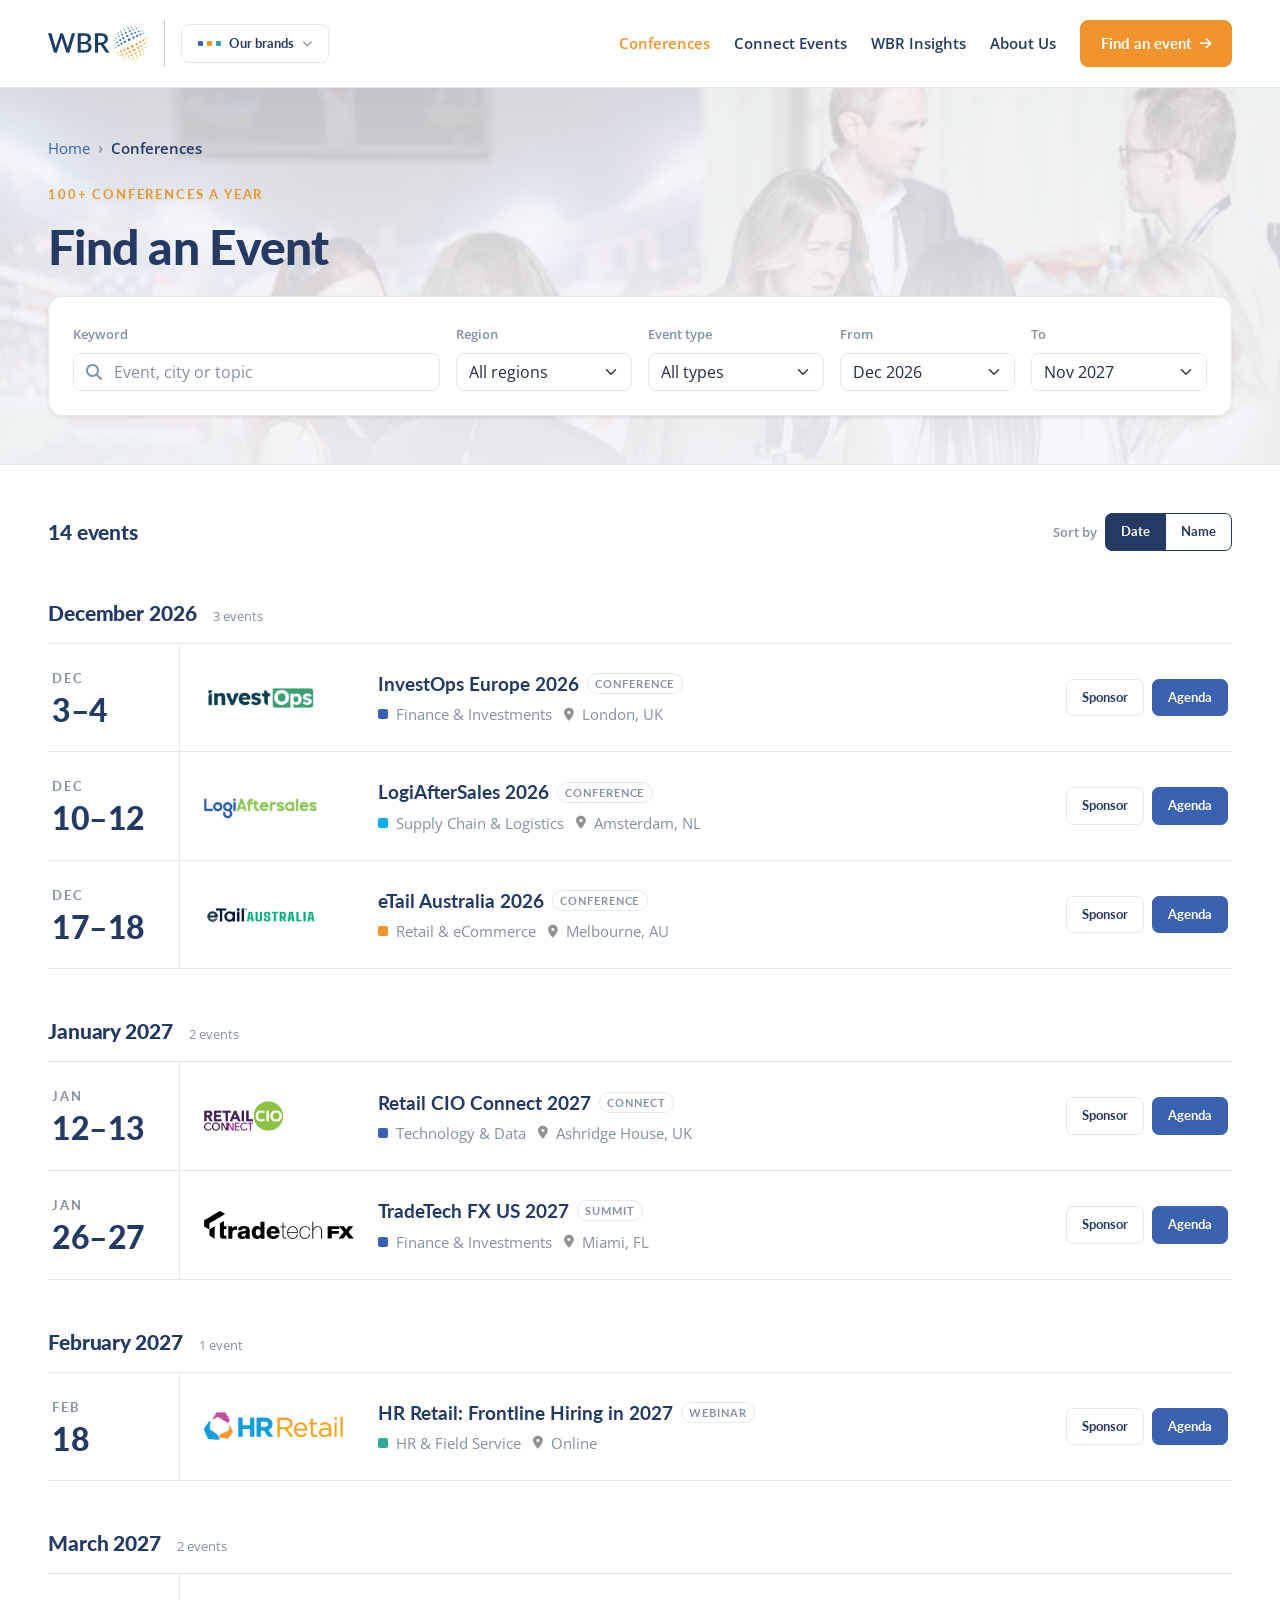
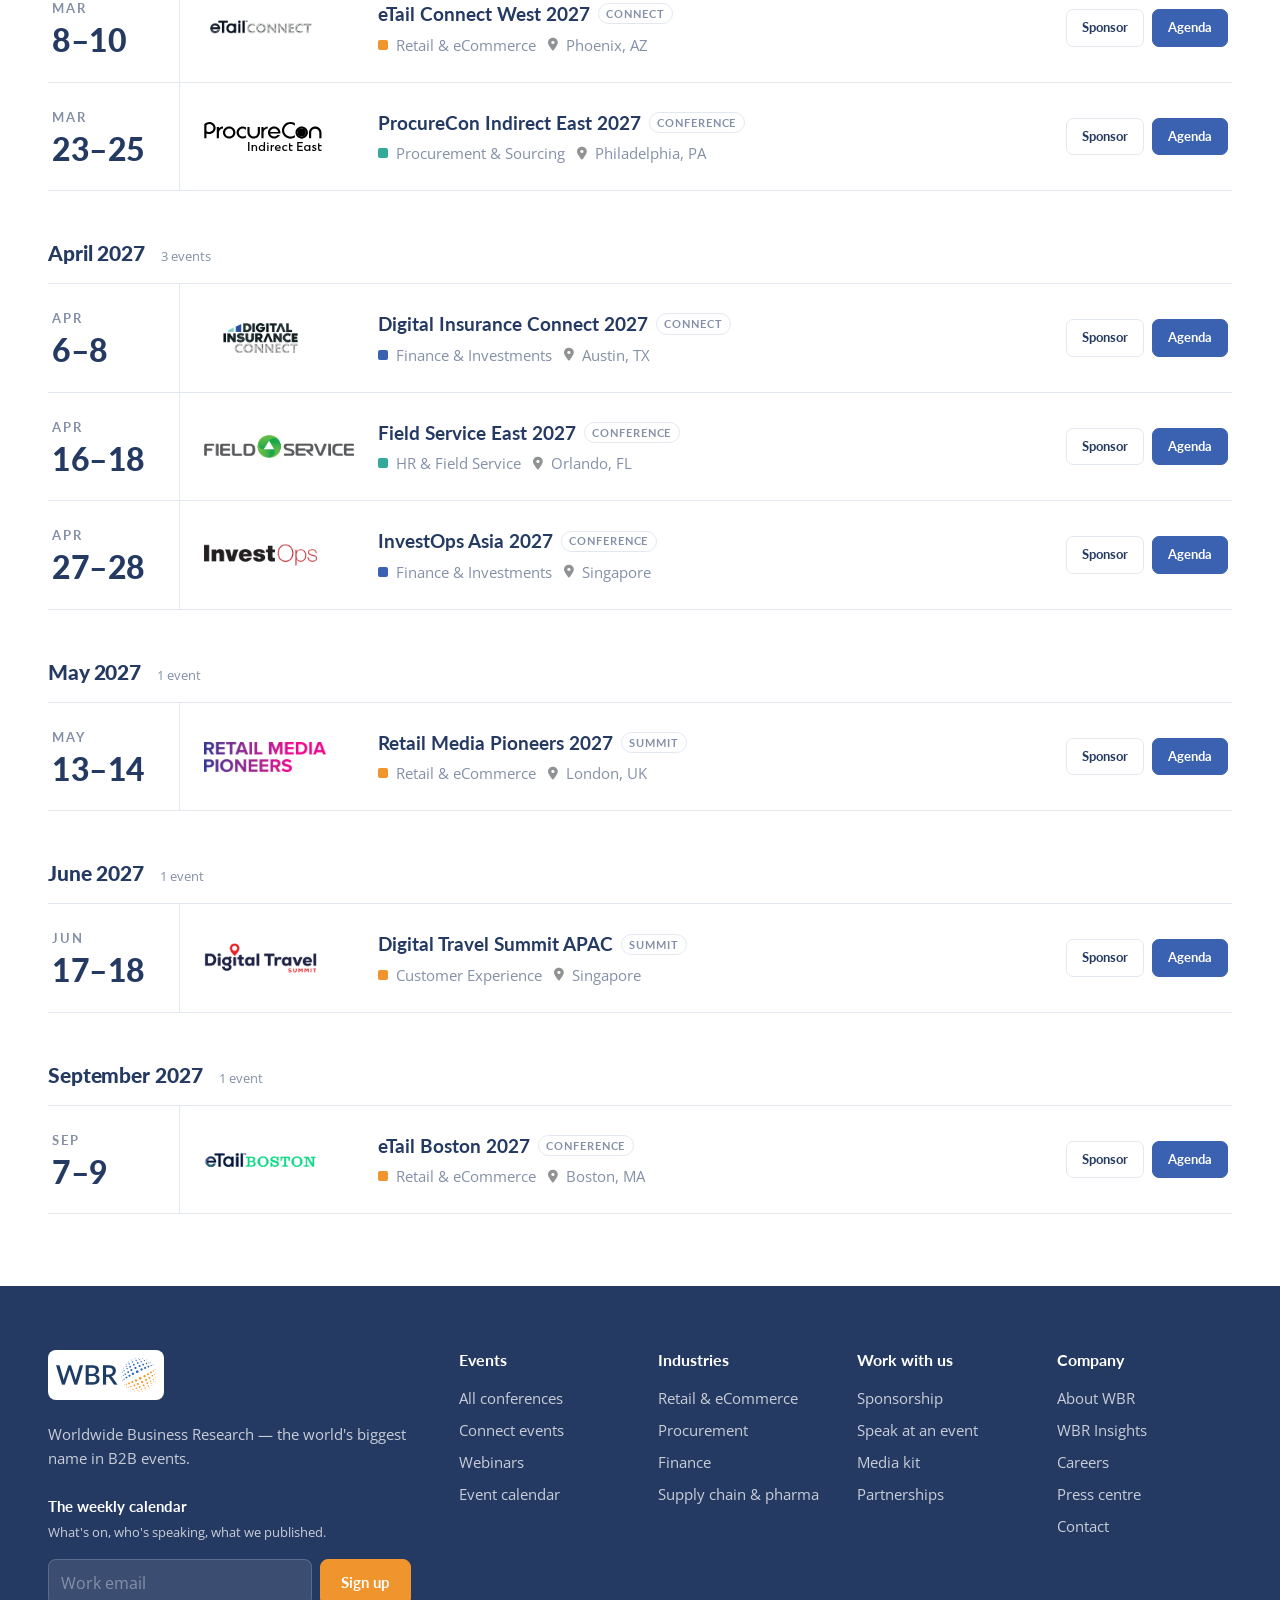
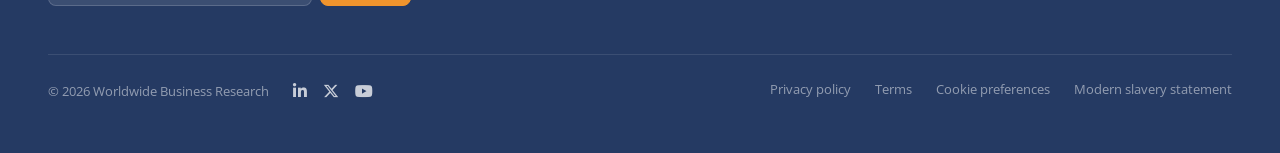
<file: conferences.html>
<!DOCTYPE html>
<html lang="en">
<head>
  <meta charset="utf-8">
  <meta name="viewport" content="width=device-width, initial-scale=1">
  <title>Find an Event | WBR</title>
  <link rel="stylesheet" href="https://cdn.jsdelivr.net/npm/bootstrap@5.3.8/dist/css/bootstrap.min.css">
  <link rel="preconnect" href="https://fonts.googleapis.com">
  <link rel="preconnect" href="https://fonts.gstatic.com" crossorigin>
  <link rel="stylesheet" href="https://fonts.googleapis.com/css2?family=Lato:wght@400;700;900&family=Open+Sans:wght@400;500;600;700&display=swap">
  <link rel="stylesheet" href="https://cdnjs.cloudflare.com/ajax/libs/font-awesome/6.5.2/css/all.min.css">
  <link rel="stylesheet" href="css/base.css">
  <link rel="stylesheet" href="css/style.css">
</head>
<body>

<a class="visually-hidden-focusable btn btn-wbr-primary position-absolute top-0 start-0 m-2 z-3" href="#wbr-content">Skip to main content</a>

<header id="wbr-header" class="position-relative bg-white border-bottom">
  <nav id="wbr-nav" class="navbar navbar-expand-lg wbr-nav" aria-label="Main">
    <div class="container-fluid px-3 px-md-4 px-xl-5">
      <div class="hstack gap-3">
        <a class="navbar-brand p-0 m-0" href="/">
          <img src="img/wbr-logo.jpg" alt="WBR" class="wbr-nav-logo d-block">
        </a>
        <span class="vr d-none d-sm-block"></span>
        <button class="wbr-brands-toggle d-none d-sm-inline-flex align-items-center gap-2 py-2 px-3 rounded-2 fw-bold text-dark" type="button" data-bs-toggle="collapse" data-bs-target="#wbr-brands-panel" aria-expanded="false" aria-controls="wbr-brands-panel">
          <span class="wbr-brands-toggle-dots hstack gap-1" aria-hidden="true"><span class="bg-wbr-blue"></span><span class="bg-wbr-orange"></span><span class="bg-wbr-green"></span></span>
          Our brands
          <i class="fa-solid fa-chevron-down" aria-hidden="true"></i>
        </button>
      </div>

      <div class="d-flex d-lg-none align-items-center gap-2">
        <a class="btn btn-wbr-primary wbr-nav-cta-mobile" href="/conferences">Find an event <i class="fa-solid fa-arrow-right d-none d-sm-inline" aria-hidden="true"></i></a>
        <button class="navbar-toggler p-0 border-0 text-dark" type="button" data-bs-toggle="offcanvas" data-bs-target="#wbr-nav-menu" aria-controls="wbr-nav-menu" aria-label="Open menu">
          <i class="fa-solid fa-bars" aria-hidden="true"></i>
        </button>
      </div>

      <div id="wbr-nav-menu" class="offcanvas offcanvas-end" tabindex="-1" aria-labelledby="wbr-nav-menu-label">
        <div class="offcanvas-header border-bottom">
          <img id="wbr-nav-menu-label" src="img/wbr-logo.jpg" alt="WBR" class="wbr-nav-logo">
          <button type="button" class="btn-close" data-bs-dismiss="offcanvas" aria-label="Close menu"></button>
        </div>
        <div class="offcanvas-body ms-lg-auto align-items-lg-center gap-lg-4">
          <ul class="navbar-nav gap-lg-4">
            <li class="nav-item"><a class="nav-link fw-semibold active" href="/conferences" aria-current="page">Conferences</a></li>
            <li class="nav-item"><a class="nav-link fw-semibold" href="#">Connect Events</a></li>
            <li class="nav-item"><a class="nav-link fw-semibold" href="#">WBR Insights</a></li>
            <li class="nav-item"><a class="nav-link fw-semibold" href="#">About Us</a></li>
          </ul>

          <div class="accordion d-sm-none" id="wbr-nav-brands-accordion">
            <div class="accordion-item">
              <h2 class="accordion-header">
                <button class="accordion-button collapsed fw-semibold" type="button" data-bs-toggle="collapse" data-bs-target="#wbr-nav-brands" aria-expanded="false" aria-controls="wbr-nav-brands">Our brands</button>
              </h2>
              <div id="wbr-nav-brands" class="accordion-collapse collapse" data-bs-parent="#wbr-nav-brands-accordion">
                <div class="accordion-body">
                  <a class="wbr-nav-brand-link hstack gap-3 py-2 text-body-secondary small" href="#"><img src="img/brands/etail.svg" alt="eTail" class="object-fit-contain">Retail and eCommerce</a>
                  <a class="wbr-nav-brand-link hstack gap-3 py-2 text-body-secondary small" href="#"><img src="img/brands/logipharma.svg" alt="LogiPharma" class="object-fit-contain">Pharma supply chain</a>
                  <a class="wbr-nav-brand-link hstack gap-3 py-2 text-body-secondary small" href="#"><img src="img/brands/procurecon.svg" alt="ProcureCon" class="object-fit-contain">Procurement and sourcing</a>
                  <a class="icon-link icon-link-hover wbr-arrow-link py-2" href="#">See all brands <i class="fa-solid fa-arrow-right bi" aria-hidden="true"></i></a>
                </div>
              </div>
            </div>
          </div>

          <a class="btn btn-wbr-primary d-none d-lg-inline-flex" href="/conferences">Find an event <i class="fa-solid fa-arrow-right" aria-hidden="true"></i></a>
        </div>
      </div>
    </div>
  </nav>

  <div id="wbr-brands-panel" class="wbr-brands-panel collapse position-absolute top-100 start-0 end-0 z-3 bg-light border-bottom shadow-lg">
    <div class="container-fluid px-3 px-md-4 px-xl-5">
      <div class="d-flex align-items-end justify-content-between mb-4">
        <div>
          <div class="wbr-eyebrow small">The WBR family</div>
          <div class="wbr-heading-font wbr-type-h3 fw-black mt-2">40+ event brands, one research house.</div>
        </div>
        <a class="icon-link icon-link-hover wbr-arrow-link" href="#">See all brands <i class="fa-solid fa-arrow-right bi" aria-hidden="true"></i></a>
      </div>
      <div class="row row-cols-2 row-cols-lg-4 g-3">
        <div class="col">
          <a class="wbr-brand-card d-flex flex-column gap-3 h-100 p-4 bg-white border rounded-3" href="#">
            <div class="wbr-brand-card-logo hstack"><img src="img/brands/etail.svg" alt="eTail" class="object-fit-contain"></div>
            <div class="wbr-brand-card-color-bar bg-wbr-orange"></div>
            <div class="small text-body-secondary">Retail and eCommerce leaders, since 1999.</div>
            <div class="wbr-eyebrow small text-dark">8 events</div>
          </a>
        </div>
        <div class="col">
          <a class="wbr-brand-card d-flex flex-column gap-3 h-100 p-4 bg-white border rounded-3" href="#">
            <div class="wbr-brand-card-logo hstack"><img src="img/brands/logipharma.svg" alt="LogiPharma" class="object-fit-contain"></div>
            <div class="wbr-brand-card-color-bar bg-wbr-blue"></div>
            <div class="small text-body-secondary">Pharma supply chain, end to end.</div>
            <div class="wbr-eyebrow small text-dark">5 events</div>
          </a>
        </div>
        <div class="col">
          <a class="wbr-brand-card d-flex flex-column gap-3 h-100 p-4 bg-white border rounded-3" href="#">
            <div class="wbr-brand-card-logo hstack"><img src="img/brands/procurecon.svg" alt="ProcureCon" class="object-fit-contain"></div>
            <div class="wbr-brand-card-color-bar bg-wbr-green"></div>
            <div class="small text-body-secondary">Procurement and strategic sourcing.</div>
            <div class="wbr-eyebrow small text-dark">11 events</div>
          </a>
        </div>
        <div class="col">
          <a class="wbr-brand-card wbr-brand-card-more d-flex flex-column justify-content-center gap-2 h-100 p-4 rounded-3" href="#">
            <div class="wbr-heading-font wbr-type-h3 fw-black">+37 more</div>
            <div class="small text-body-secondary">Finance, customer experience, HR, field service and technology.</div>
            <div class="small fw-bold text-wbr-blue">Browse the portfolio <i class="fa-solid fa-arrow-right ms-1" aria-hidden="true"></i></div>
          </a>
        </div>
      </div>
    </div>
  </div>
</header>

<main id="wbr-content">

  <section id="wbr-finder-header" class="position-relative bg-light border-bottom overflow-hidden py-5">
    <img src="img/photos/finder-header.jpg" alt="" class="position-absolute top-0 start-0 w-100 h-100 object-fit-cover opacity-25">
    <div class="wbr-finder-header-overlay position-absolute top-0 start-0 w-100 h-100"></div>
    <div class="container-xxl px-3 px-md-4 px-xl-5 position-relative">
      <nav aria-label="Breadcrumb">
        <ol class="breadcrumb small mb-0">
          <li class="breadcrumb-item"><a href="/">Home</a></li>
          <li class="breadcrumb-item active fw-semibold text-dark" aria-current="page">Conferences</li>
        </ol>
      </nav>
      <div class="wbr-eyebrow small mt-4">100+ conferences a year</div>
      <h1 class="wbr-type-h2xl mt-3 mb-0">Find an Event</h1>

      <form id="wbr-finder-form" class="bg-white border rounded-4 shadow-sm p-3 p-md-4 mt-4" action="/conferences" method="get" role="search" aria-label="Filter events">
        <div class="row g-3 align-items-end">
          <div class="col-12 col-lg-4">
            <label class="form-label small fw-semibold text-body-secondary" for="wbr-finder-q">Keyword</label>
            <div class="d-flex gap-2">
              <div class="input-group">
                <span class="input-group-text bg-white text-body-secondary"><i class="fa-solid fa-magnifying-glass" aria-hidden="true"></i></span>
                <input id="wbr-finder-q" class="form-control border-start-0 ps-0" type="search" name="q" placeholder="Event, city or topic" autocomplete="off">
              </div>
              <button class="btn btn-wbr-outline-light d-md-none flex-shrink-0" type="button" data-bs-toggle="offcanvas" data-bs-target="#wbr-finder-filters" aria-controls="wbr-finder-filters"><i class="fa-solid fa-sliders" aria-hidden="true"></i>Filters</button>
            </div>
          </div>
          <div class="col-12 col-lg-8 mt-0 mt-md-3">
            <div id="wbr-finder-filters" class="offcanvas-md offcanvas-bottom h-auto rounded-top-4" tabindex="-1" aria-labelledby="wbr-finder-filters-label">
              <div class="offcanvas-header border-bottom">
                <h2 id="wbr-finder-filters-label" class="wbr-type-h3 mb-0">Filters</h2>
                <button type="button" class="btn-close" data-bs-dismiss="offcanvas" data-bs-target="#wbr-finder-filters" aria-label="Close filters"></button>
              </div>
              <div class="offcanvas-body flex-column">
                <div class="row g-3">
                  <div class="col-12 col-md-3">
                    <label class="form-label small fw-semibold text-body-secondary" for="wbr-finder-region">Region</label>
                    <select id="wbr-finder-region" class="form-select" name="region">
                      <option value="">All regions</option>
                      <option value="americas">Americas</option>
                      <option value="europe">Europe</option>
                      <option value="asia-anz-mea">Asia / ANZ / MEA</option>
                    </select>
                  </div>
                  <div class="col-12 col-md-3">
                    <label class="form-label small fw-semibold text-body-secondary" for="wbr-finder-type">Event type</label>
                    <select id="wbr-finder-type" class="form-select" name="type">
                      <option value="">All types</option>
                      <option value="conference">Conference</option>
                      <option value="summit">Summit</option>
                      <option value="connect">Connect</option>
                      <option value="webinar">Webinar</option>
                    </select>
                  </div>
                  <div class="col-6 col-md-3">
                    <label class="form-label small fw-semibold text-body-secondary" for="wbr-finder-from">From</label>
                    <select id="wbr-finder-from" class="form-select" name="from"></select>
                  </div>
                  <div class="col-6 col-md-3">
                    <label class="form-label small fw-semibold text-body-secondary" for="wbr-finder-to">To</label>
                    <select id="wbr-finder-to" class="form-select" name="to"></select>
                  </div>
                </div>
                <button class="btn btn-wbr-primary d-md-none w-100 py-3 mt-4" type="button" data-bs-dismiss="offcanvas" data-bs-target="#wbr-finder-filters">Show results</button>
              </div>
            </div>
          </div>
        </div>
      </form>
    </div>
  </section>

  <section id="wbr-finder-results" class="py-5">
    <div class="container-xxl px-3 px-md-4 px-xl-5 pb-lg-4">
      <div class="d-flex flex-wrap justify-content-between align-items-center gap-3">
        <div class="d-flex flex-wrap align-items-center gap-2">
          <h2 id="wbr-finder-count" class="wbr-type-h3 fw-black me-2 mb-0" aria-live="polite"></h2>
          <div id="wbr-finder-pills" class="d-flex flex-wrap gap-2"></div>
          <button class="btn btn-link btn-sm text-decoration-none px-1" type="button" data-finder-clear hidden>Clear all</button>
        </div>
        <div class="hstack gap-2">
          <span id="wbr-finder-sort-label" class="small fw-semibold text-body-secondary">Sort by</span>
          <div class="btn-group" role="group" aria-labelledby="wbr-finder-sort-label">
            <input id="wbr-finder-sort-date" class="btn-check" type="radio" name="sort" value="date" form="wbr-finder-form" checked>
            <label class="btn btn-sm btn-wbr-outline" for="wbr-finder-sort-date">Date</label>
            <input id="wbr-finder-sort-name" class="btn-check" type="radio" name="sort" value="name" form="wbr-finder-form">
            <label class="btn btn-sm btn-wbr-outline" for="wbr-finder-sort-name">Name</label>
          </div>
        </div>
      </div>

      <div id="wbr-finder-groups"></div>

      <div id="wbr-finder-empty" class="wbr-finder-empty rounded-4 text-center px-4 py-5 mt-5" hidden>
        <i class="fa-solid fa-calendar-xmark fs-3 text-body-tertiary" aria-hidden="true"></i>
        <h3 class="wbr-type-h3 mt-3 mb-0">No Events Match These Filters</h3>
        <p class="text-body-secondary mx-auto mt-2 mb-0">Try a wider date range or another region.</p>
        <button class="btn btn-link text-decoration-none mt-2" type="button" data-finder-clear>Clear all filters</button>
      </div>
    </div>
  </section>

  <template id="wbr-finder-group-template">
    <div class="mt-5">
      <div class="d-flex align-items-baseline gap-3 pb-3">
        <h3 class="wbr-type-h3 fw-black mb-0" data-field="label"></h3>
        <span class="small text-body-secondary" data-field="count"></span>
      </div>
      <div class="border-top" data-field="rows"></div>
    </div>
  </template>

  <template id="wbr-finder-pill-template">
    <span class="d-inline-flex align-items-center gap-2 small fw-semibold text-dark bg-white border rounded-pill py-1 ps-3 pe-2"><span data-field="label"></span><button class="btn-close" type="button" data-field="remove"></button></span>
  </template>

  <template id="wbr-event-row-template">
    <div class="wbr-event-row row g-0 position-relative border-bottom">
      <div class="wbr-event-row-date col-auto d-flex flex-column justify-content-center border-end py-3 py-md-4 pe-2 pe-md-4 ps-md-1">
        <div class="wbr-eyebrow small text-body-secondary" data-field="month"></div>
        <div class="wbr-event-row-day wbr-type-h2 wbr-heading-font text-nowrap mt-1" data-field="days"></div>
      </div>
      <div class="col d-flex align-items-center gap-4 py-3 px-3 px-md-4">
        <div class="wbr-event-row-logo d-none d-md-flex align-items-center flex-shrink-0"><img src="" alt="" class="mw-100 object-fit-contain" data-field="logo"></div>
        <div>
          <div class="d-flex flex-wrap align-items-center gap-2">
            <a class="wbr-type-lead wbr-heading-font fw-bold stretched-link" href="#" data-field="name"></a>
            <span class="wbr-tag badge rounded-pill text-uppercase text-body-secondary border" data-field="type"></span>
          </div>
          <div class="d-flex flex-wrap align-items-center column-gap-2 text-body-secondary mt-1">
            <span class="wbr-color-square" data-field="sector-color"></span><span data-field="sector"></span>
            <span class="hstack gap-2 ms-1"><i class="fa-solid fa-location-dot small text-body-tertiary" aria-hidden="true"></i><span data-field="city"></span></span>
          </div>
        </div>
      </div>
      <div class="wbr-event-row-actions col-12 col-md-auto hstack gap-2 position-relative z-2 pb-3 py-md-3 pe-md-1">
        <a class="btn btn-sm btn-wbr-outline-light" href="#" data-field="sponsor">Sponsor</a>
        <a class="btn btn-sm btn-wbr-blue" href="#" data-field="agenda">Agenda</a>
      </div>
    </div>
  </template>

</main>

<footer id="wbr-footer" class="bg-dark text-white py-5">
  <div class="container-xxl px-3 px-md-4 px-xl-5 pt-lg-3">
    <div class="row g-4 g-md-5">
      <div class="col-lg-4">
        <a class="d-inline-block bg-white rounded-2 p-2" href="/"><img src="img/wbr-logo.jpg" alt="WBR home" class="wbr-nav-logo d-block"></a>
        <p class="text-white text-opacity-75 mt-3 mb-0">Worldwide Business Research — the world's biggest name in B2B events.</p>
        <form class="mt-4" action="#" method="post">
          <label class="wbr-heading-font fw-bold text-white" for="wbr-footer-email">The weekly calendar</label>
          <p class="small text-white text-opacity-75 mt-1 mb-0">What's on, who's speaking, what we published.</p>
          <div class="d-flex gap-2 mt-3">
            <input id="wbr-footer-email" class="form-control text-white bg-white bg-opacity-10 border-white border-opacity-25" type="email" name="email" placeholder="Work email" autocomplete="email" required>
            <button class="btn btn-wbr-primary flex-shrink-0" type="submit">Sign up</button>
          </div>
        </form>
      </div>
      <div class="col-lg-8">
        <div class="row row-cols-2 row-cols-md-4 g-4">
          <nav class="col" aria-label="Events">
            <h2 class="fs-6 fw-bold text-white mb-3">Events</h2>
            <ul class="list-unstyled vstack gap-2 mb-0">
              <li><a class="link-opacity-75 link-opacity-100-hover" href="/conferences">All conferences</a></li>
              <li><a class="link-opacity-75 link-opacity-100-hover" href="#">Connect events</a></li>
              <li><a class="link-opacity-75 link-opacity-100-hover" href="#">Webinars</a></li>
              <li><a class="link-opacity-75 link-opacity-100-hover" href="/conferences">Event calendar</a></li>
            </ul>
          </nav>
          <nav class="col" aria-label="Industries">
            <h2 class="fs-6 fw-bold text-white mb-3">Industries</h2>
            <ul class="list-unstyled vstack gap-2 mb-0">
              <li><a class="link-opacity-75 link-opacity-100-hover" href="/conferences?q=retail">Retail &amp; eCommerce</a></li>
              <li><a class="link-opacity-75 link-opacity-100-hover" href="/conferences?q=procurement">Procurement</a></li>
              <li><a class="link-opacity-75 link-opacity-100-hover" href="/conferences?q=finance">Finance</a></li>
              <li><a class="link-opacity-75 link-opacity-100-hover" href="/conferences?q=pharma">Supply chain &amp; pharma</a></li>
            </ul>
          </nav>
          <nav class="col" aria-label="Work with us">
            <h2 class="fs-6 fw-bold text-white mb-3">Work with us</h2>
            <ul class="list-unstyled vstack gap-2 mb-0">
              <li><a class="link-opacity-75 link-opacity-100-hover" href="#">Sponsorship</a></li>
              <li><a class="link-opacity-75 link-opacity-100-hover" href="#">Speak at an event</a></li>
              <li><a class="link-opacity-75 link-opacity-100-hover" href="#">Media kit</a></li>
              <li><a class="link-opacity-75 link-opacity-100-hover" href="#">Partnerships</a></li>
            </ul>
          </nav>
          <nav class="col" aria-label="Company">
            <h2 class="fs-6 fw-bold text-white mb-3">Company</h2>
            <ul class="list-unstyled vstack gap-2 mb-0">
              <li><a class="link-opacity-75 link-opacity-100-hover" href="#">About WBR</a></li>
              <li><a class="link-opacity-75 link-opacity-100-hover" href="#">WBR Insights</a></li>
              <li><a class="link-opacity-75 link-opacity-100-hover" href="#">Careers</a></li>
              <li><a class="link-opacity-75 link-opacity-100-hover" href="#">Press centre</a></li>
              <li><a class="link-opacity-75 link-opacity-100-hover" href="#">Contact</a></li>
            </ul>
          </nav>
        </div>
      </div>
    </div>

    <div class="d-flex flex-column flex-lg-row justify-content-between gap-3 small text-white-50 border-top border-white border-opacity-10 mt-5 pt-4">
      <div class="d-flex flex-wrap align-items-center gap-3 gap-md-4">
        <span>© 2026 Worldwide Business Research</span>
        <div class="hstack gap-3 fs-6">
          <a class="link-opacity-75 link-opacity-100-hover" href="#" aria-label="WBR on LinkedIn"><i class="fa-brands fa-linkedin-in" aria-hidden="true"></i></a>
          <a class="link-opacity-75 link-opacity-100-hover" href="#" aria-label="WBR on X"><i class="fa-brands fa-x-twitter" aria-hidden="true"></i></a>
          <a class="link-opacity-75 link-opacity-100-hover" href="#" aria-label="WBR on YouTube"><i class="fa-brands fa-youtube" aria-hidden="true"></i></a>
        </div>
      </div>
      <nav aria-label="Legal">
        <ul class="list-unstyled d-flex flex-wrap column-gap-4 row-gap-2 mb-0">
          <li><a class="link-opacity-50 link-opacity-100-hover" href="#">Privacy policy</a></li>
          <li><a class="link-opacity-50 link-opacity-100-hover" href="#">Terms</a></li>
          <li><a class="link-opacity-50 link-opacity-100-hover" href="#">Cookie preferences</a></li>
          <li><a class="link-opacity-50 link-opacity-100-hover" href="#">Modern slavery statement</a></li>
        </ul>
      </nav>
    </div>
  </div>
</footer>

<script defer src="https://cdn.jsdelivr.net/npm/bootstrap@5.3.8/dist/js/bootstrap.bundle.min.js"></script>
<script defer src="js/scripts.js"></script>
<script defer src="js/finder.js"></script>
</body>
</html>
</file>
<file: css/base.css>
/*
Project Name: WBR Corporate Site
Description: Bootstrap 5.3 theme for wbresearch.com
----------------------------------------------------------------*/

/********************************
 Fluid Font Sizes
********************************/
:root {
  --wbr-phone-to-desktop:calc((100vw - 23.4375rem) / (62 - 23.4375));
  --wbr-fs-hero:clamp(var(--wbr-fs-hero-phone) / 16 * 1rem, var(--wbr-fs-hero-phone) / 16 * 1rem + (var(--wbr-fs-hero-desktop) - var(--wbr-fs-hero-phone)) / 16 * var(--wbr-phone-to-desktop), var(--wbr-fs-hero-desktop) / 16 * 1rem);
  --wbr-fs-stat:clamp(var(--wbr-fs-stat-phone) / 16 * 1rem, var(--wbr-fs-stat-phone) / 16 * 1rem + (var(--wbr-fs-stat-desktop) - var(--wbr-fs-stat-phone)) / 16 * var(--wbr-phone-to-desktop), var(--wbr-fs-stat-desktop) / 16 * 1rem);
  --wbr-fs-h2xl:clamp(var(--wbr-fs-h2xl-phone) / 16 * 1rem, var(--wbr-fs-h2xl-phone) / 16 * 1rem + (var(--wbr-fs-h2xl-desktop) - var(--wbr-fs-h2xl-phone)) / 16 * var(--wbr-phone-to-desktop), var(--wbr-fs-h2xl-desktop) / 16 * 1rem);
  --wbr-fs-h2:clamp(var(--wbr-fs-h2-phone) / 16 * 1rem, var(--wbr-fs-h2-phone) / 16 * 1rem + (var(--wbr-fs-h2-desktop) - var(--wbr-fs-h2-phone)) / 16 * var(--wbr-phone-to-desktop), var(--wbr-fs-h2-desktop) / 16 * 1rem);
}

/********************************
 Global
********************************/
body {-webkit-font-smoothing:antialiased;}
a {text-decoration:none;}
p {max-width:68ch;}

/********************************
 Typography
********************************/
h1, h2, h3, h4, .wbr-heading-font {font-family:var(--wbr-font-display); color:var(--wbr-dark);}

.wbr-type-hero {font-size:var(--wbr-fs-hero); font-weight:900; line-height:1.08; letter-spacing:-0.015em;}
.wbr-type-stat {font-size:var(--wbr-fs-stat); font-weight:900; line-height:1; letter-spacing:-0.02em; font-variant-numeric:tabular-nums;}
.wbr-type-h2xl {font-size:var(--wbr-fs-h2xl); font-weight:900; line-height:1.08; letter-spacing:-0.015em;}
.wbr-type-h2 {font-size:var(--wbr-fs-h2); font-weight:900; line-height:1.08; letter-spacing:-0.015em;}
.wbr-type-h3 {font-size:var(--wbr-fs-h3); font-weight:700; line-height:1.3; letter-spacing:-0.005em;}
.wbr-type-lead {font-size:var(--wbr-fs-lead); line-height:1.55;}
.wbr-eyebrow {font-family:var(--wbr-font-display); font-weight:700; letter-spacing:.14em; text-transform:uppercase; color:var(--wbr-orange);}

/********************************
 Utility Classes
********************************/
.bg-dark {--bs-link-color-rgb:255, 255, 255;}
.fw-black {font-weight:900;}

.bg-wbr-blue {background:var(--wbr-blue);}
.bg-wbr-orange {background:var(--wbr-orange);}
.bg-wbr-green {background:var(--wbr-green);}
.bg-wbr-cyan {background:var(--wbr-cyan);}

.text-wbr-blue {color:var(--wbr-blue);}
.text-wbr-orange {color:var(--wbr-orange);}
.text-wbr-green {color:var(--wbr-green);}
.text-wbr-cyan {color:var(--wbr-cyan);}

.link-wbr-orange {--bs-link-color-rgb:240, 148, 45;}
.link-wbr-green {--bs-link-color-rgb:51, 170, 153;}
.link-wbr-cyan {--bs-link-color-rgb:3, 174, 239;}
.link-wbr-dark {--bs-link-color-rgb:37, 58, 99;}

/********************************
 Buttons
********************************/
.btn {--bs-btn-font-size:var(--wbr-fs-body); font-family:var(--wbr-font-display); font-weight:700; display:inline-flex; align-items:center; justify-content:center; gap:8px;}
.btn-wbr-primary {--bs-btn-bg:var(--wbr-orange); --bs-btn-border-color:var(--wbr-orange); --bs-btn-color:#fff; --bs-btn-hover-bg:var(--wbr-orange-hover); --bs-btn-hover-border-color:var(--wbr-orange-hover); --bs-btn-hover-color:#fff; --bs-btn-active-bg:var(--wbr-orange-hover); --bs-btn-active-border-color:var(--wbr-orange-hover); --bs-btn-active-color:#fff; padding:11px 20px;}
.btn-wbr-primary i {font-size:var(--wbr-fs-small);}
.btn-wbr-outline {--bs-btn-color:var(--wbr-dark); --bs-btn-border-color:var(--wbr-dark); --bs-btn-border-width:1.5px; --bs-btn-hover-bg:var(--wbr-dark); --bs-btn-hover-border-color:var(--wbr-dark); --bs-btn-hover-color:#fff; --bs-btn-active-bg:var(--wbr-dark); --bs-btn-active-border-color:var(--wbr-dark); --bs-btn-active-color:#fff;}
.btn-wbr-outline-light {--bs-btn-color:var(--wbr-dark); --bs-btn-border-color:var(--wbr-line); --bs-btn-hover-color:var(--wbr-dark); --bs-btn-hover-border-color:var(--wbr-grey-pale); --bs-btn-active-color:var(--wbr-dark); --bs-btn-active-border-color:var(--wbr-grey-pale);}
.btn-wbr-blue {--bs-btn-bg:var(--wbr-blue); --bs-btn-border-color:var(--wbr-blue); --bs-btn-color:#fff; --bs-btn-hover-bg:color-mix(in srgb, var(--wbr-blue), black 10%); --bs-btn-hover-border-color:color-mix(in srgb, var(--wbr-blue), black 10%); --bs-btn-hover-color:#fff; --bs-btn-active-bg:color-mix(in srgb, var(--wbr-blue), black 10%); --bs-btn-active-border-color:color-mix(in srgb, var(--wbr-blue), black 10%); --bs-btn-active-color:#fff;}
.btn-wbr-dark {--bs-btn-bg:var(--wbr-dark); --bs-btn-border-color:var(--wbr-dark); --bs-btn-color:#fff; --bs-btn-hover-bg:var(--wbr-ink); --bs-btn-hover-border-color:var(--wbr-ink); --bs-btn-hover-color:#fff; --bs-btn-active-bg:var(--wbr-ink); --bs-btn-active-border-color:var(--wbr-ink); --bs-btn-active-color:#fff;}
.btn-sm {--bs-btn-font-size:var(--wbr-fs-small); --bs-btn-padding-y:8px; --bs-btn-padding-x:15px;}

/* Arrow Link */
.wbr-arrow-link {font-family:var(--wbr-font-display); font-weight:700; gap:8px; --bs-icon-link-transform:translate3d(6px, 0, 0);}
.wbr-arrow-link .bi {font-size:0.75rem;}

/********************************
 Cards And Tags
********************************/
.wbr-card-lift {transition:transform .22s ease, box-shadow .22s ease;}
.wbr-card-lift:hover, .wbr-card-lift:focus-within {transform:translateY(-8px); box-shadow:0 26px 54px color-mix(in srgb, var(--wbr-ink) 15%, transparent);}
.wbr-tag {font-family:var(--wbr-font-display); letter-spacing:.08em;}

/********************************
 Primary Navigation
********************************/
.wbr-nav {padding-block:12px; --bs-navbar-nav-link-padding-x:0; --bs-navbar-color:var(--wbr-dark); --bs-navbar-hover-color:var(--wbr-orange); --bs-navbar-active-color:var(--wbr-orange);}
.wbr-nav-logo {height:30px;}
.wbr-nav .navbar-toggler {width:44px; height:44px; font-size:1.25rem;}
.wbr-nav .nav-item {border-bottom:1px solid var(--wbr-line);}
.wbr-nav .nav-link {font-size:var(--wbr-fs-body); padding:12px 0;}

/* Mobile Offcanvas Brands Accordion */
.wbr-nav .accordion {--bs-accordion-bg:transparent; --bs-accordion-border-width:0; --bs-accordion-border-radius:0; --bs-accordion-inner-border-radius:0; --bs-accordion-btn-padding-x:0; --bs-accordion-btn-padding-y:12px; --bs-accordion-btn-color:var(--wbr-dark); --bs-accordion-active-color:var(--wbr-dark); --bs-accordion-active-bg:transparent; --bs-accordion-btn-focus-box-shadow:none; --bs-accordion-body-padding-x:0; --bs-accordion-body-padding-y:4px;}
.wbr-nav .accordion-item {border-bottom:1px solid var(--wbr-line);}
.wbr-nav .accordion-button {font-size:var(--wbr-fs-body);}
.wbr-nav .accordion-button::after {background-size:14px;}
.wbr-nav-cta-mobile {min-height:44px; padding:8px 14px; font-size:var(--wbr-fs-small);}
.wbr-nav-brand-link {min-height:44px;}
.wbr-nav-brand-link img {width:110px; max-height:22px; object-position:left center;}

@media(min-width:576px){
  .wbr-nav-cta-mobile {padding:8px 18px; font-size:var(--wbr-fs-body);}
}
@media(min-width:768px){
  .wbr-nav {padding-block:14px;}
}
@media(min-width:992px){
  .wbr-nav {padding-block:20px;}
  .wbr-nav-logo {height:34px;}
  .wbr-nav .nav-item {border-bottom:0;}
  .wbr-nav .nav-link {padding:0;}
}

/* Our Brands Toggle */
.wbr-brands-toggle {border:1px solid var(--wbr-line); background:#fff; font-family:var(--wbr-font-display); font-size:var(--wbr-fs-small); transition:border-color .15s ease, background .15s ease;}
.wbr-brands-toggle:hover {border-color:var(--wbr-grey-pale);}
.wbr-brands-toggle[aria-expanded="true"] {background:var(--wbr-mist);}
.wbr-brands-toggle-dots span {width:5px; height:5px; border-radius:1px;}
.wbr-brands-toggle .fa-chevron-down {font-size:0.625rem; color:var(--wbr-grey); transition:transform .18s ease;}
.wbr-brands-toggle[aria-expanded="true"] .fa-chevron-down {transform:rotate(180deg);}

/* Our Brands Panel */
.wbr-brands-panel {display:none; padding-block:24px 26px;}
.wbr-brands-panel.collapsing {transition:none;}
.wbr-brands-panel.show {animation:wbr-panel-in .18s ease both;}
@keyframes wbr-panel-in {from {opacity:0; transform:translateY(-8px);} to {opacity:1; transform:none;}}
@media(min-width:576px){ .wbr-brands-panel.show, .wbr-brands-panel.collapsing {display:block;} }
@media(min-width:768px){ .wbr-brands-panel {padding-block:28px 30px;} }
@media(min-width:1200px){ .wbr-brands-panel {padding-block:32px 34px;} }

/* Brand Card */
.wbr-brand-card {color:var(--wbr-dark); transition:box-shadow .18s ease, transform .18s ease;}
.wbr-brand-card:hover, .wbr-brand-card:focus-visible {color:var(--wbr-dark); box-shadow:0 12px 26px color-mix(in srgb, var(--wbr-dark) 12%, transparent); transform:translateY(-2px);}
.wbr-brand-card-logo {height:26px;}
.wbr-brand-card-logo img {max-height:24px; max-width:150px;}
.wbr-brand-card-color-bar {width:26px; height:3px; border-radius:2px;}
.wbr-brand-card-more {border:1px dashed var(--wbr-grey-pale);}
.wbr-brand-card-more:hover {background:#fff;}

/********************************
 Hero
********************************/
.wbr-hero {min-height:560px; padding-block:120px 32px;}
.wbr-hero-image {object-position:center 30%;}
.wbr-hero-overlay {background:linear-gradient(0deg, color-mix(in srgb, var(--wbr-ink) 88%, transparent) 0%, color-mix(in srgb, var(--wbr-ink) 60%, transparent) 50%, color-mix(in srgb, var(--wbr-ink) 20%, transparent) 100%);}
.wbr-hero-content {max-width:760px;}
.wbr-hero-text {max-width:540px;}

/* Hero Search */
.wbr-hero-search {max-width:560px; margin-top:32px;}
.wbr-hero-search:focus-within {outline:3px solid color-mix(in srgb, var(--wbr-orange) 60%, transparent);}
.wbr-hero-search-input {min-width:0; padding:12px 0;}
.wbr-hero-search-input:focus {outline:0;}
.wbr-hero-search-input::placeholder {color:var(--wbr-grey);}

/* Hero Popular Chips */
.wbr-hero-popular {margin-right:-1rem; padding-right:1rem; overflow-x:auto; scrollbar-width:none;}
.wbr-hero-popular::-webkit-scrollbar {display:none;}
.wbr-hero-chip {padding:5px 12px; transition:background-color .15s ease;}
.wbr-hero-chip:hover, .wbr-hero-chip:focus {--bs-bg-opacity:.25;}

@media(min-width:768px){
  .wbr-hero {padding-block:140px 48px;}
  .wbr-hero-popular {margin-right:0; padding-right:0; overflow:visible;}
}
@media(min-width:992px){
  .wbr-hero {height:600px; min-height:0; padding-block:0;}
  .wbr-hero-overlay {background:linear-gradient(90deg, color-mix(in srgb, var(--wbr-ink) 72%, transparent) 0%, color-mix(in srgb, var(--wbr-ink) 34%, transparent) 46%, transparent 74%);}
}
@media(min-width:1200px){
  .wbr-hero {height:clamp(600px, 40vw, 760px);}
}

/********************************
 Next Up Strip
********************************/
.wbr-pulse-dot {width:9px; height:9px; flex-shrink:0; box-shadow:0 0 0 4px color-mix(in srgb, var(--wbr-orange) 25%, transparent); animation:wbr-pulse 2s ease-out infinite;}
@keyframes wbr-pulse {0% {box-shadow:0 0 0 0 color-mix(in srgb, var(--wbr-orange) 55%, transparent);} 70%, 100% {box-shadow:0 0 0 9px transparent;}}

/********************************
 Intro And Lines Of Business
********************************/
.wbr-intro-text {max-width:940px; font-size:var(--wbr-fs-h2); line-height:1.34;}

/* Highlight Sweep */
.wbr-highlight {padding:0 3px; background-image:linear-gradient(var(--wbr-highlight-color), var(--wbr-highlight-color)); background-repeat:no-repeat; background-position:0 100%; background-size:100% 15%; -webkit-box-decoration-break:clone; box-decoration-break:clone; transition:background-size .35s cubic-bezier(.4, 0, .2, 1);}
.wbr-highlight:hover {background-size:100% 90%;}
.wbr-highlight-orange {--wbr-highlight-color:var(--wbr-orange-pale);}
.wbr-highlight-green {--wbr-highlight-color:var(--wbr-green);}
.wbr-highlight-cyan {--wbr-highlight-color:var(--wbr-cyan);}

/* Lines Of Business */
.wbr-business-line + .wbr-business-line {border-top:1px solid var(--wbr-line);}
.wbr-color-square {width:10px; height:10px; flex-shrink:0; border-radius:2px;}
@media(min-width:768px){ .wbr-business-line + .wbr-business-line {border-top:0; border-left:1px solid var(--wbr-line);} }

/********************************
 What Brings You To WBR
********************************/
.wbr-role-card-photo {height:128px;}
.wbr-role-card-overlay {background:linear-gradient(180deg, color-mix(in srgb, var(--wbr-dark) 15%, transparent) 0%, color-mix(in srgb, var(--wbr-dark) 50%, transparent) 100%);}
.wbr-role-card-color-bar {height:4px;}

/********************************
 Sponsor Proof And Stats
********************************/
.wbr-sponsor-photo {height:190px;}
.wbr-stats {border-top:1px solid var(--wbr-grey-pale);}
@media(min-width:992px){ .wbr-stat + .wbr-stat {border-left:1px solid var(--wbr-grey-pale);} }

/********************************
 What's On Next
********************************/
.wbr-event-row {transition:background-color .15s ease;}
.wbr-event-row:hover {background:var(--wbr-mist);}
.bg-light .wbr-event-row:hover {background:#fff;}
.wbr-event-row-date {width:84px;}
.wbr-event-row-day {font-variant-numeric:tabular-nums;}
.wbr-event-row-logo {width:150px;}
.wbr-event-row-logo img {max-height:30px;}
.wbr-event-row-actions {padding-left:100px;}
@media(min-width:768px){
  .wbr-event-row-date {width:132px;}
  .wbr-event-row-actions {padding-left:0;}
}

/* Region Tag */
.wbr-region-americas {color:var(--wbr-blue); background:color-mix(in srgb, var(--wbr-blue) 12%, white);}
.wbr-region-europe {color:color-mix(in srgb, var(--wbr-green), black 30%); background:color-mix(in srgb, var(--wbr-green) 12%, white);}
.wbr-region-asia {color:color-mix(in srgb, var(--wbr-orange), black 36%); background:color-mix(in srgb, var(--wbr-orange) 12%, white);}

/********************************
 Conference Finder
********************************/
.wbr-finder-header-overlay {background:linear-gradient(180deg, color-mix(in srgb, var(--wbr-mist) 20%, transparent) 0%, color-mix(in srgb, var(--wbr-mist) 75%, transparent) 100%);}
.breadcrumb {--bs-breadcrumb-divider:'›';}
.wbr-finder-empty {border:1px dashed var(--wbr-grey-pale);}

/********************************
 Community
********************************/
.wbr-community-photo {height:150px;}
.wbr-community-photo-lead {height:240px;}
.wbr-glow::after {content:""; position:absolute; inset:0; pointer-events:none; background:radial-gradient(130% 130% at 100% 100%, color-mix(in srgb, var(--wbr-orange) 55%, transparent) 0%, color-mix(in srgb, var(--wbr-orange) 24%, transparent) 26%, color-mix(in srgb, var(--wbr-orange) 6%, transparent) 48%, transparent 66%);}
@media(min-width:768px){
  .wbr-community-photo {height:190px;}
  .wbr-community-photo-tall {height:270px;}
  .wbr-community-photo-lead {height:100%;}
}

/********************************
 Sponsor Marquee
********************************/
.wbr-marquee {mask-image:linear-gradient(90deg, transparent, #000 60px, #000 calc(100% - 60px), transparent);}
.wbr-marquee-track {width:max-content; animation:wbr-marquee 46s linear infinite;}
.wbr-marquee:hover .wbr-marquee-track {animation-play-state:paused;}
.wbr-marquee-track img {height:38px; max-width:150px;}
@keyframes wbr-marquee {to {transform:translateX(-50%);}}

/********************************
 Reduced Motion
********************************/
@media(prefers-reduced-motion:reduce){
  .wbr-brands-panel.show {animation:none;}
  .wbr-pulse-dot {animation:none;}
  .wbr-highlight {transition:none;}
  .wbr-brand-card:hover, .wbr-brand-card:focus-visible {transform:none;}
  .wbr-card-lift:hover, .wbr-card-lift:focus-within {transform:none;}
  .wbr-marquee-track {animation:none;}
  .wbr-brands-toggle .fa-chevron-down {transition:none;}
}
</file>
<file: css/style.css>
/*
Project Name: WBR Corporate Site
Description: Bootstrap 5.3 theme for wbresearch.com
----------------------------------------------------------------*/

/********************************
 Variables
********************************/
:root {
  /* Brand colours */
  --wbr-dark:#253a63;
  --wbr-blue:#3b62b0;
  --wbr-orange:#f0942d;
  --wbr-orange-hover:color-mix(in srgb, var(--wbr-orange), black 10%);
  --wbr-orange-pale:#f7c996;
  --wbr-green:#33aa99;
  --wbr-cyan:#03aeef;
  --wbr-grey:#8490a7;
  --wbr-grey-pale:#c8ced8;
  --wbr-ink:#1f2d4a;
  --wbr-mist:#f4f6fa;
  --wbr-line:#e3e8f0;
  --wbr-on-dark:#aeb9d4;
  --wbr-on-dark-muted:#8194b8;

  /* Fonts */
  --wbr-font-display:'Lato', system-ui, sans-serif;
  --wbr-font-body:'Open Sans', system-ui, sans-serif;

  /* Fluid font sizes in px: phone (375px) → desktop (992px and up) */
  --wbr-fs-hero-phone:36;
  --wbr-fs-hero-desktop:64;
  --wbr-fs-stat-phone:44;
  --wbr-fs-stat-desktop:60;
  --wbr-fs-h2xl-phone:30;
  --wbr-fs-h2xl-desktop:48;
  --wbr-fs-h2-phone:24;
  --wbr-fs-h2-desktop:32;

  /* Fixed font sizes */
  --wbr-fs-h3:1.3125rem;       /* 21px */
  --wbr-fs-lead:1.1875rem;     /* 19px */
  --wbr-fs-body:0.9375rem;     /* 15px */
  --wbr-fs-small:0.8125rem;    /* 13px */

  /* Bootstrap overrides: points Bootstrap at the WBR colours above */
  --bs-body-font-family:var(--wbr-font-body);
  --bs-body-font-size:var(--wbr-fs-body);
  --bs-body-line-height:1.6;
  --bs-body-color:var(--wbr-ink);
  --bs-body-bg:#fff;
  --bs-heading-color:var(--wbr-dark);
  --bs-link-color:var(--wbr-blue);
  --bs-link-color-rgb:59, 98, 176;
  --bs-link-hover-color:var(--wbr-orange);
  --bs-link-hover-color-rgb:240, 148, 45;
  --bs-link-decoration:none;
  --bs-primary:var(--wbr-orange);
  --bs-primary-rgb:240, 148, 45;
  --bs-info:var(--wbr-cyan);
  --bs-info-rgb:3, 174, 239;
  --bs-success:var(--wbr-green);
  --bs-success-rgb:51, 170, 153;
  --bs-light:var(--wbr-mist);
  --bs-light-rgb:244, 246, 250;
  --bs-dark:var(--wbr-dark);
  --bs-dark-rgb:37, 58, 99;
  --bs-secondary-color:var(--wbr-grey);
  --bs-border-color:var(--wbr-line);
  --bs-border-radius:8px;
  --bs-border-radius-sm:7px;
  --bs-border-radius-lg:12px;
  --bs-border-radius-xl:14px;
  --bs-border-radius-pill:30px;
  --bs-box-shadow-lg:0 24px 48px color-mix(in srgb, var(--wbr-dark) 14%, transparent);
}
</file>
